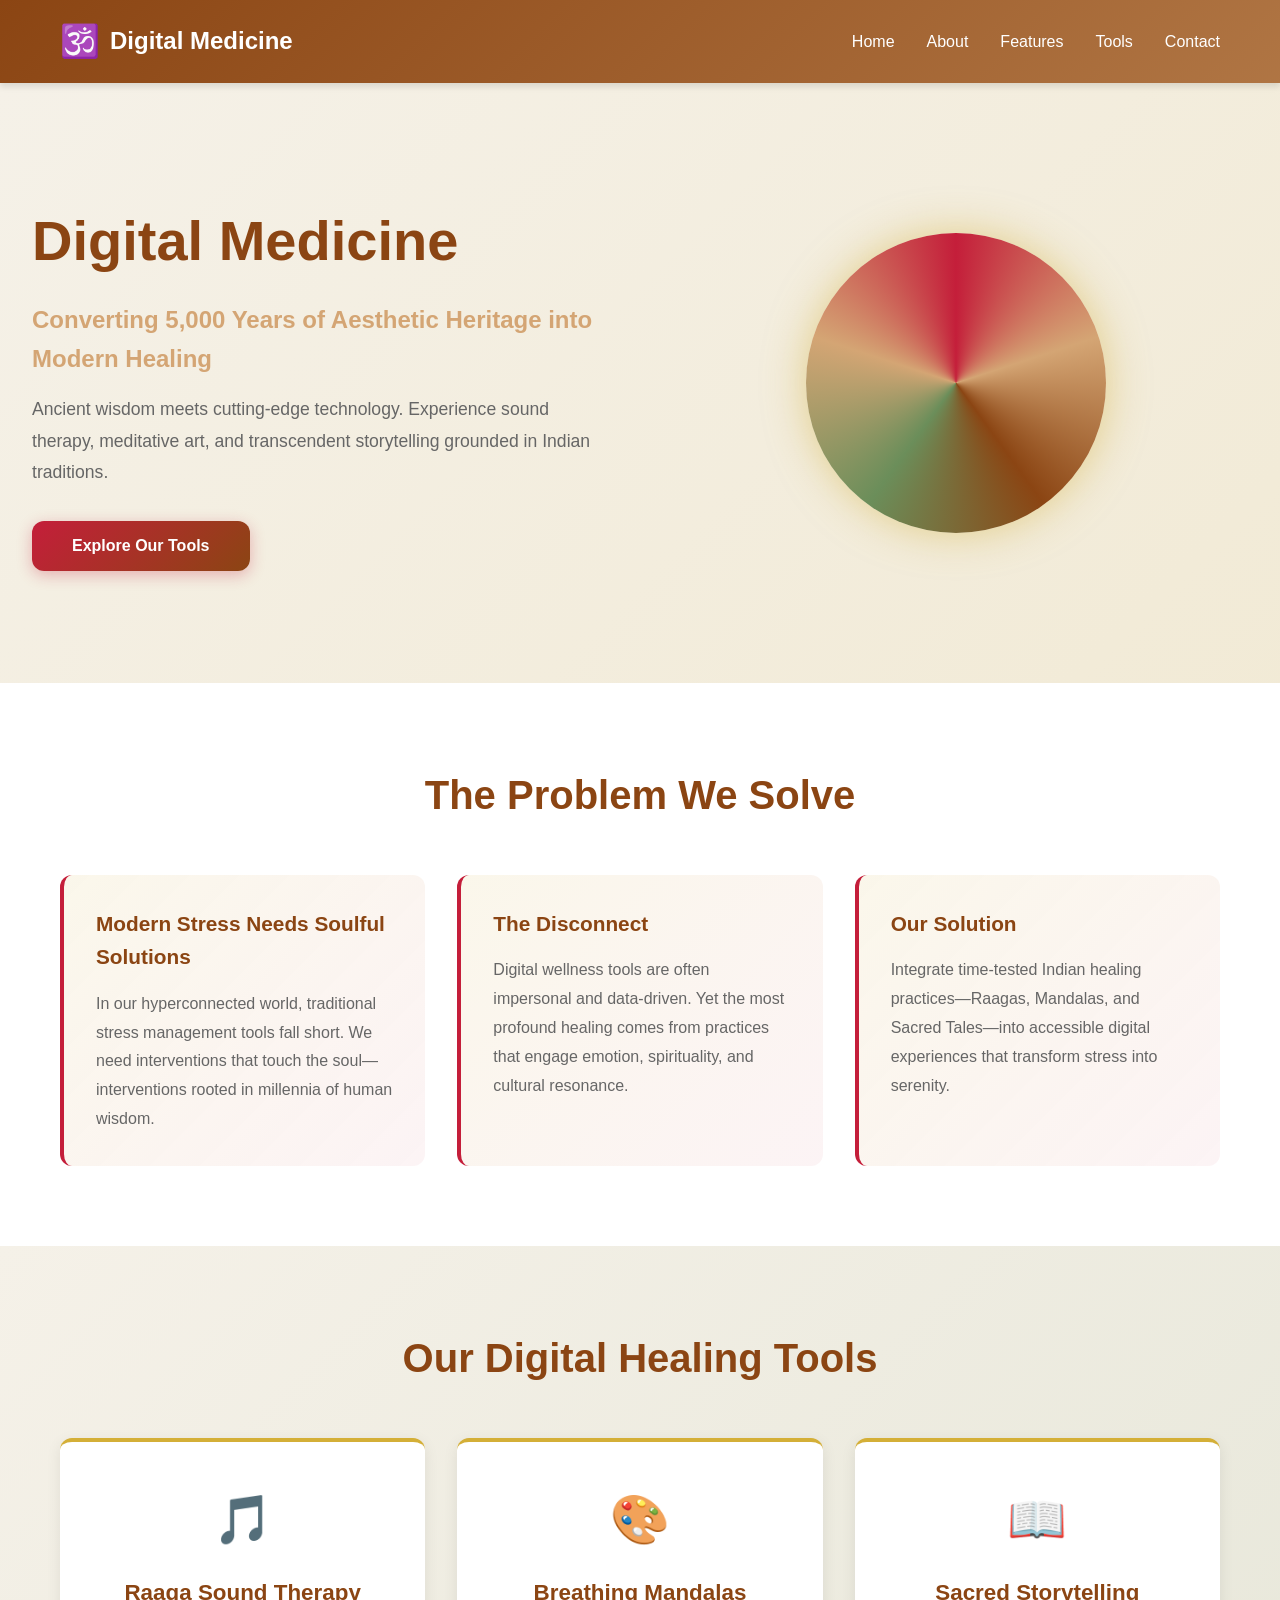
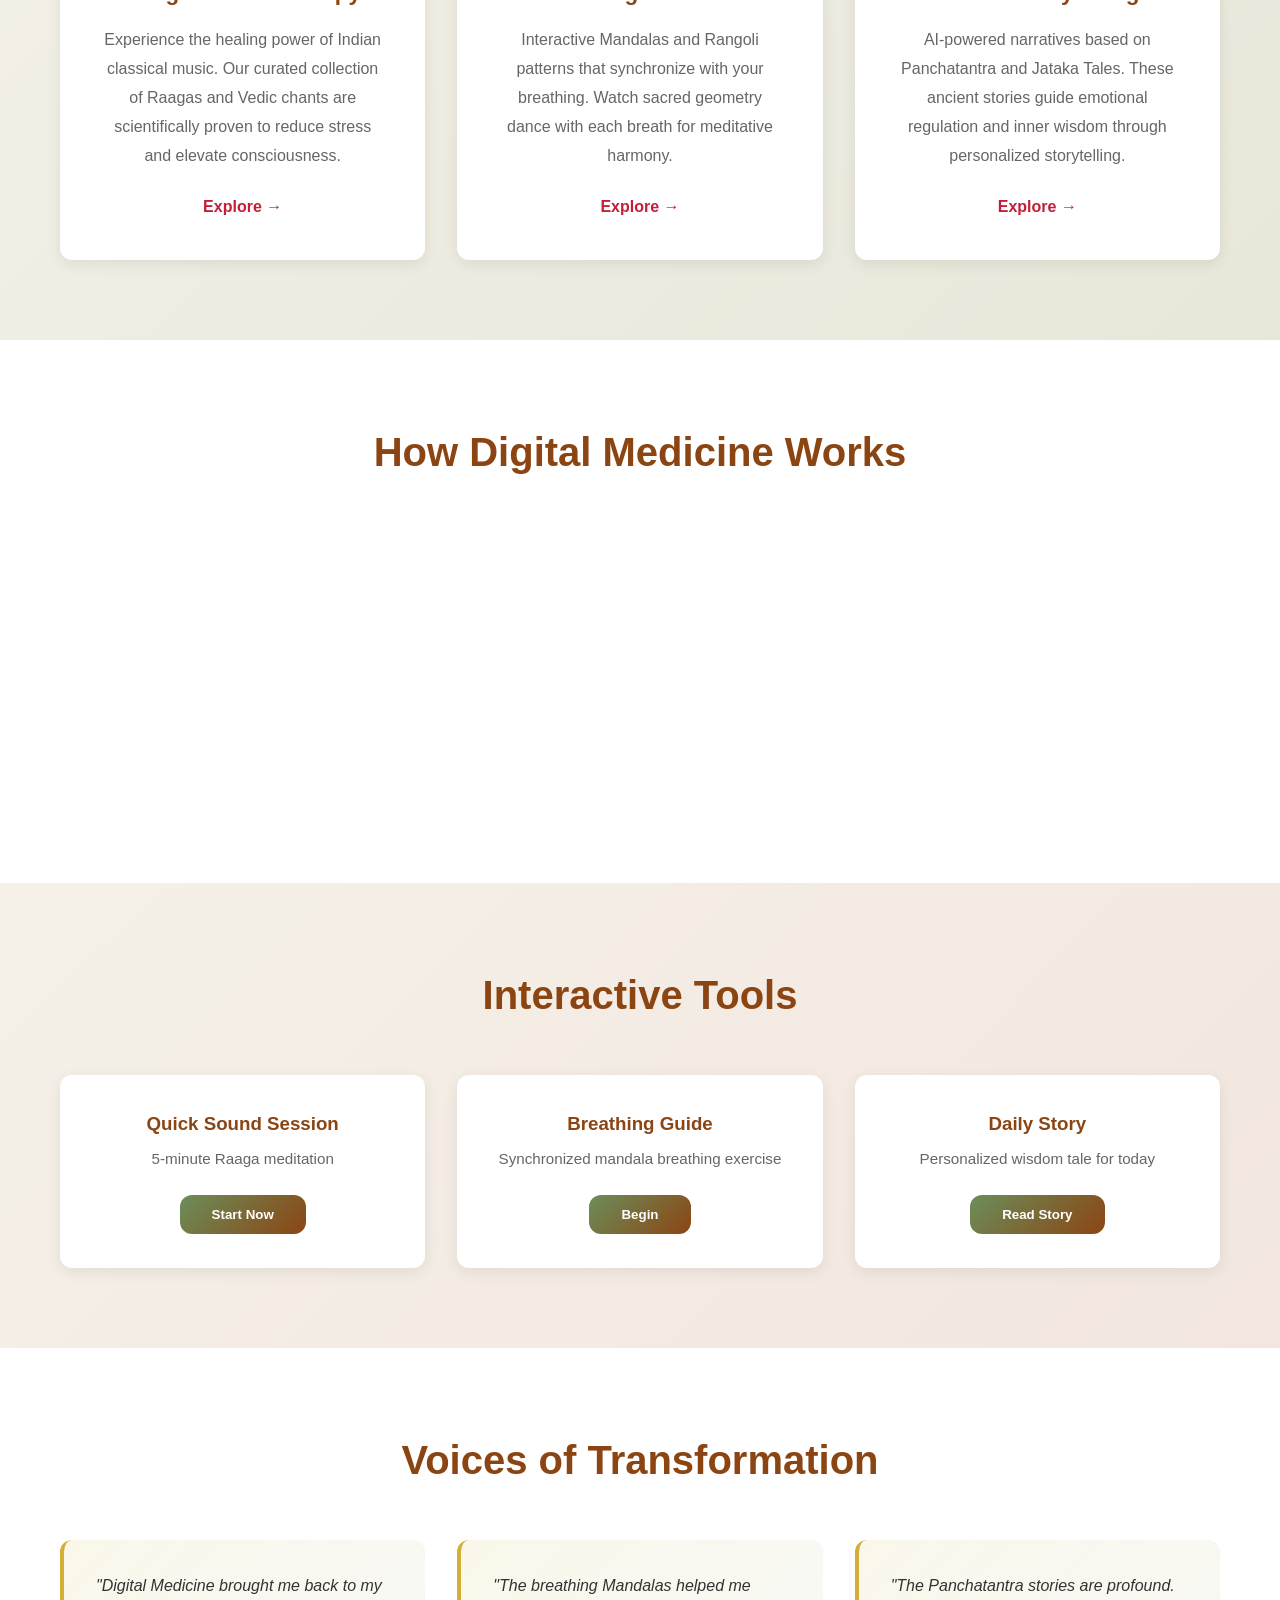
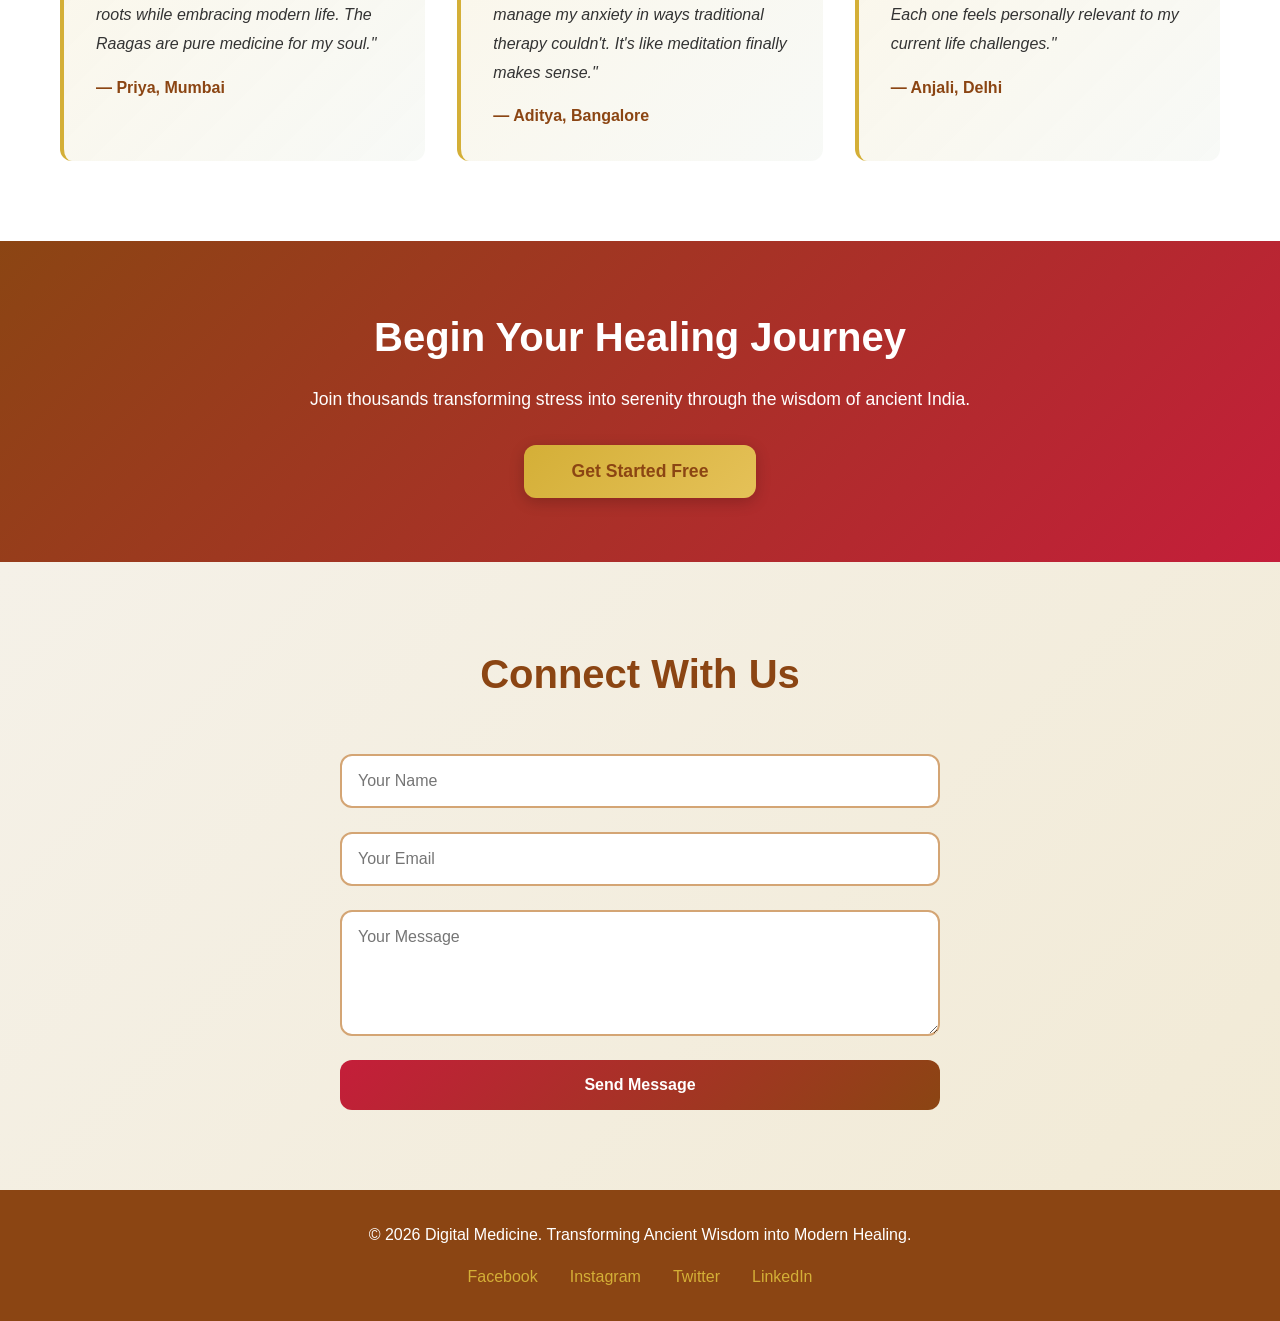
<file: Solfinders-main/index.html>
<!DOCTYPE html>
<html lang="en">
<head>
    <meta charset="UTF-8">
    <meta name="viewport" content="width=device-width, initial-scale=1.0">
    <title>Digital Medicine - Ancient Wisdom, Modern Healing</title>
    <link rel="stylesheet" href="css/style.css">
    <link rel="stylesheet" href="css/animations.css">
</head>
<body>
    <!-- Navigation -->
    <nav class="navbar">
        <div class="nav-container">
            <div class="logo">
                <span class="logo-icon">🕉️</span>
                <span class="logo-text">Digital Medicine</span>
            </div>
            <ul class="nav-menu">
                <li><a href="#home" class="nav-link">Home</a></li>
                <li><a href="#about" class="nav-link">About</a></li>
                <li><a href="#features" class="nav-link">Features</a></li>
                <li><a href="#tools" class="nav-link">Tools</a></li>
                <li><a href="#contact" class="nav-link">Contact</a></li>
            </ul>
            <div class="hamburger">
                <span></span>
                <span></span>
                <span></span>
            </div>
        </div>
    </nav>

    <!-- Hero Section -->
    <section id="home" class="hero">
        <div class="hero-content">
            <h1 class="hero-title">Digital Medicine</h1>
            <p class="hero-subtitle">Converting 5,000 Years of Aesthetic Heritage into Modern Healing</p>
            <p class="hero-description">Ancient wisdom meets cutting-edge technology. Experience sound therapy, meditative art, and transcendent storytelling grounded in Indian traditions.</p>
            <button class="cta-button" onclick="document.querySelector('#features').scrollIntoView({behavior: 'smooth'})">Explore Our Tools</button>
        </div>
        <div class="hero-visual">
            <div class="mandala-preview"></div>
        </div>
    </section>

    <!-- Problem Statement -->
    <section id="about" class="problem-section">
        <div class="container">
            <h2>The Problem We Solve</h2>
            <div class="problem-content">
                <div class="problem-card">
                    <h3>Modern Stress Needs Soulful Solutions</h3>
                    <p>In our hyperconnected world, traditional stress management tools fall short. We need interventions that touch the soul—interventions rooted in millennia of human wisdom.</p>
                </div>
                <div class="problem-card">
                    <h3>The Disconnect</h3>
                    <p>Digital wellness tools are often impersonal and data-driven. Yet the most profound healing comes from practices that engage emotion, spirituality, and cultural resonance.</p>
                </div>
                <div class="problem-card">
                    <h3>Our Solution</h3>
                    <p>Integrate time-tested Indian healing practices—Raagas, Mandalas, and Sacred Tales—into accessible digital experiences that transform stress into serenity.</p>
                </div>
            </div>
        </div>
    </section>

    <!-- Features Overview -->
    <section id="features" class="features">
        <div class="container">
            <h2>Our Digital Healing Tools</h2>
            <div class="features-grid">
                <!-- Feature 1: Sound Therapy -->
                <div class="feature-card">
                    <div class="feature-icon">🎵</div>
                    <h3>Raaga Sound Therapy</h3>
                    <p>Experience the healing power of Indian classical music. Our curated collection of Raagas and Vedic chants are scientifically proven to reduce stress and elevate consciousness.</p>
                    <a href="raaga-therapy.html" class="feature-link">Explore →</a>
                </div>

                <!-- Feature 2: Digital Mandalas -->
                <div class="feature-card">
                    <div class="feature-icon">🎨</div>
                    <h3>Breathing Mandalas</h3>
                    <p>Interactive Mandalas and Rangoli patterns that synchronize with your breathing. Watch sacred geometry dance with each breath for meditative harmony.</p>
                    <a href="mandala-tools.html" class="feature-link">Explore →</a>
                </div>

                <!-- Feature 3: AI Storytelling -->
                <div class="feature-card">
                    <div class="feature-icon">📖</div>
                    <h3>Sacred Storytelling</h3>
                    <p>AI-powered narratives based on Panchatantra and Jataka Tales. These ancient stories guide emotional regulation and inner wisdom through personalized storytelling.</p>
                    <a href="storytelling.html" class="feature-link">Explore →</a>
                </div>
            </div>
        </div>
    </section>

    <!-- How It Works -->
    <section class="how-it-works">
        <div class="container">
            <h2>How Digital Medicine Works</h2>
            <div class="steps">
                <div class="step">
                    <div class="step-number">1</div>
                    <h3>Choose Your Path</h3>
                    <p>Select from sound therapy, meditative art, or storytelling based on your current emotional state.</p>
                </div>
                <div class="step">
                    <div class="step-number">2</div>
                    <h3>Engage Mindfully</h3>
                    <p>Immerse yourself in our interactive tools designed to calm the nervous system.</p>
                </div>
                <div class="step">
                    <div class="step-number">3</div>
                    <h3>Track Your Healing</h3>
                    <p>Monitor your stress levels and emotional progress through our built-in wellness tracker.</p>
                </div>
                <div class="step">
                    <div class="step-number">4</div>
                    <h3>Build Your Practice</h3>
                    <p>Create personalized healing routines that fit seamlessly into your daily life.</p>
                </div>
            </div>
        </div>
    </section>

    <!-- Tools Section -->
    <section id="tools" class="tools-section">
        <div class="container">
            <h2>Interactive Tools</h2>
            <div class="tools-grid">
                <div class="tool-card">
                    <h3>Quick Sound Session</h3>
                    <p>5-minute Raaga meditation</p>
                    <button class="tool-button" onclick="playQuickSession()">Start Now</button>
                </div>
                <div class="tool-card">
                    <h3>Breathing Guide</h3>
                    <p>Synchronized mandala breathing exercise</p>
                    <button class="tool-button" onclick="startBreathingExercise()">Begin</button>
                </div>
                <div class="tool-card">
                    <h3>Daily Story</h3>
                    <p>Personalized wisdom tale for today</p>
                    <button class="tool-button" onclick="getRandomStory()">Read Story</button>
                </div>
            </div>
        </div>
    </section>

    <!-- Testimonials -->
    <section class="testimonials">
        <div class="container">
            <h2>Voices of Transformation</h2>
            <div class="testimonials-grid">
                <div class="testimonial-card">
                    <p class="testimonial-text">"Digital Medicine brought me back to my roots while embracing modern life. The Raagas are pure medicine for my soul."</p>
                    <p class="testimonial-author">— Priya, Mumbai</p>
                </div>
                <div class="testimonial-card">
                    <p class="testimonial-text">"The breathing Mandalas helped me manage my anxiety in ways traditional therapy couldn't. It's like meditation finally makes sense."</p>
                    <p class="testimonial-author">— Aditya, Bangalore</p>
                </div>
                <div class="testimonial-card">
                    <p class="testimonial-text">"The Panchatantra stories are profound. Each one feels personally relevant to my current life challenges."</p>
                    <p class="testimonial-author">— Anjali, Delhi</p>
                </div>
            </div>
        </div>
    </section>

    <!-- Call to Action -->
    <section class="cta-section">
        <div class="container">
            <h2>Begin Your Healing Journey</h2>
            <p>Join thousands transforming stress into serenity through the wisdom of ancient India.</p>
            <button class="cta-button-large" onclick="document.querySelector('#contact').scrollIntoView({behavior: 'smooth'})">Get Started Free</button>
        </div>
    </section>

    <!-- Contact Section -->
    <section id="contact" class="contact-section">
        <div class="container">
            <h2>Connect With Us</h2>
            <form class="contact-form" onsubmit="handleContactSubmit(event)">
                <input type="text" placeholder="Your Name" required>
                <input type="email" placeholder="Your Email" required>
                <textarea placeholder="Your Message" rows="5" required></textarea>
                <button type="submit" class="submit-button">Send Message</button>
            </form>
        </div>
    </section>

    <!-- Footer -->
    <footer class="footer">
        <div class="container">
            <p>&copy; 2026 Digital Medicine. Transforming Ancient Wisdom into Modern Healing.</p>
            <div class="social-links">
                <a href="#" class="social-link">Facebook</a>
                <a href="#" class="social-link">Instagram</a>
                <a href="#" class="social-link">Twitter</a>
                <a href="#" class="social-link">LinkedIn</a>
            </div>
        </div>
    </footer>

    <!-- Modal for Quick Sessions -->
    <div id="sessionModal" class="modal">
        <div class="modal-content">
            <span class="close" onclick="closeModal()">&times;</span>
            <div id="modalBody"></div>
        </div>
    </div>

    <script src="js/script.js"></script>
</body>
</html>
</file>
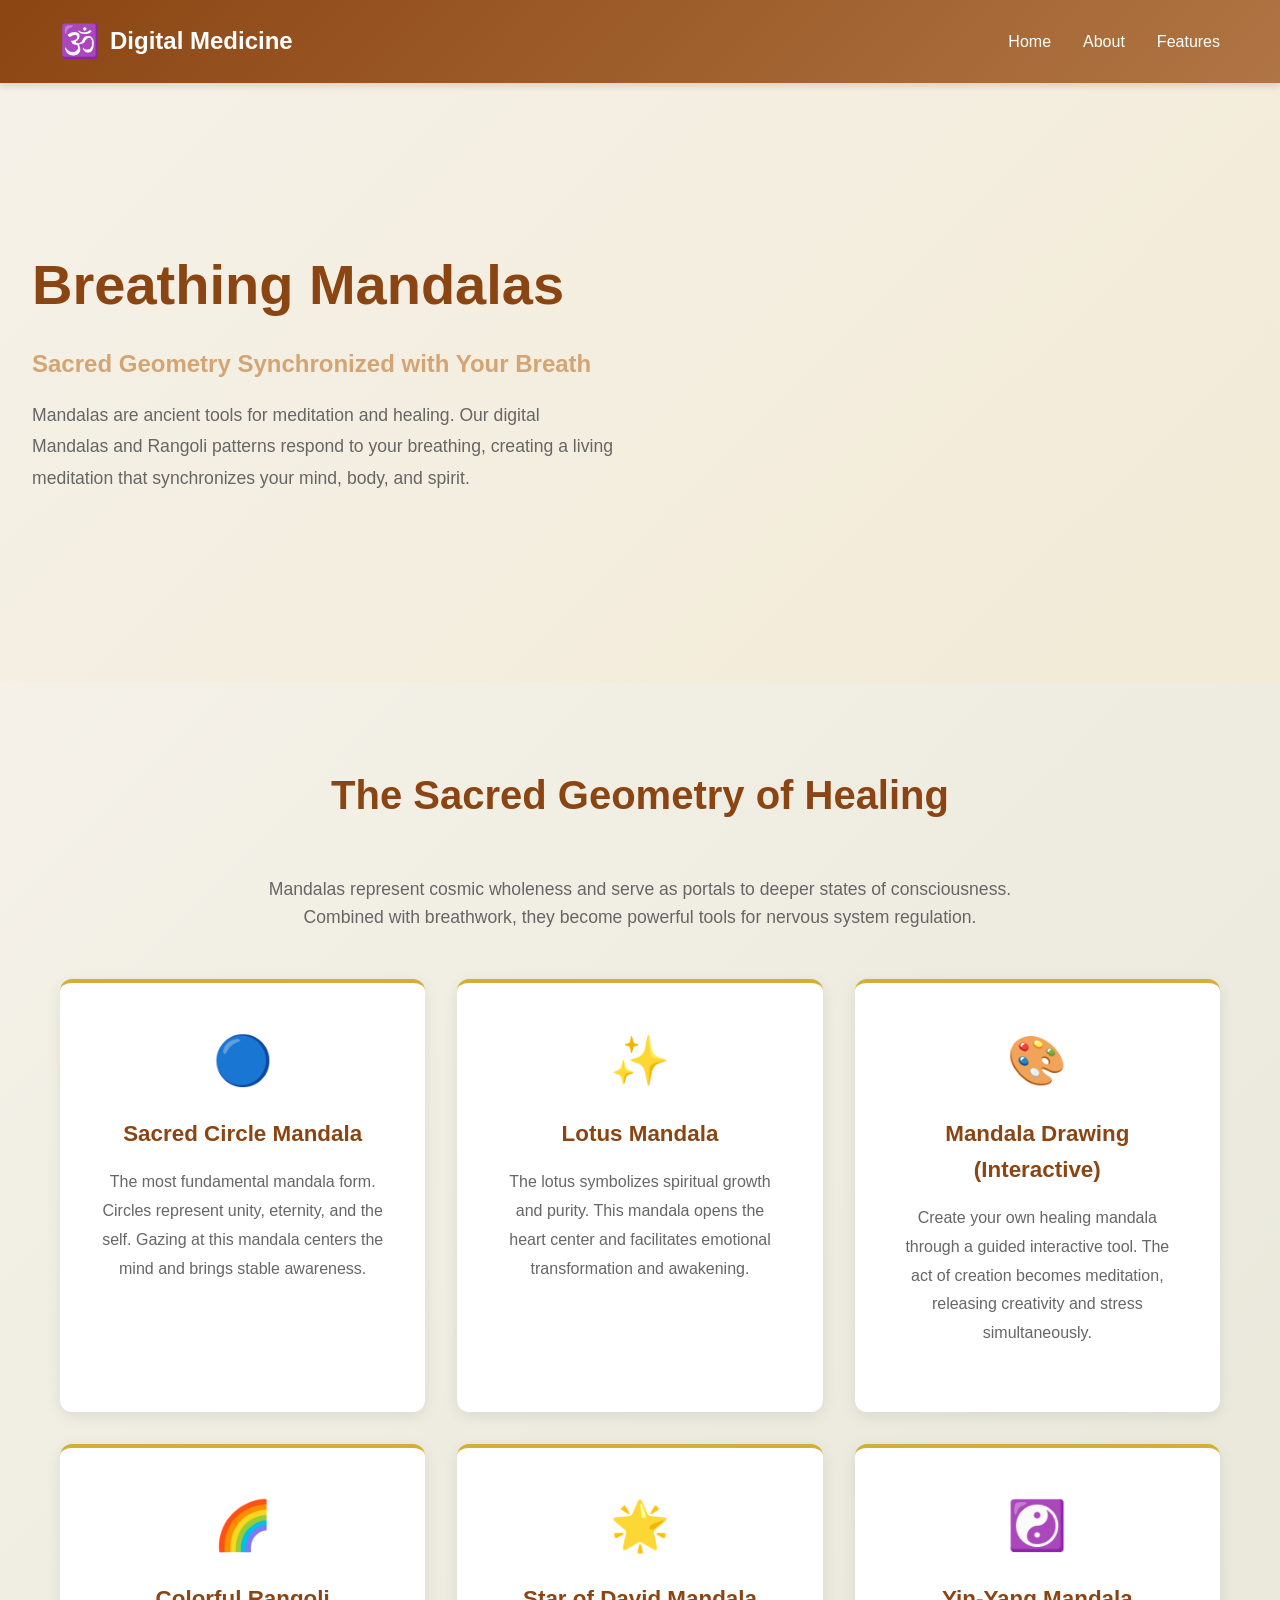
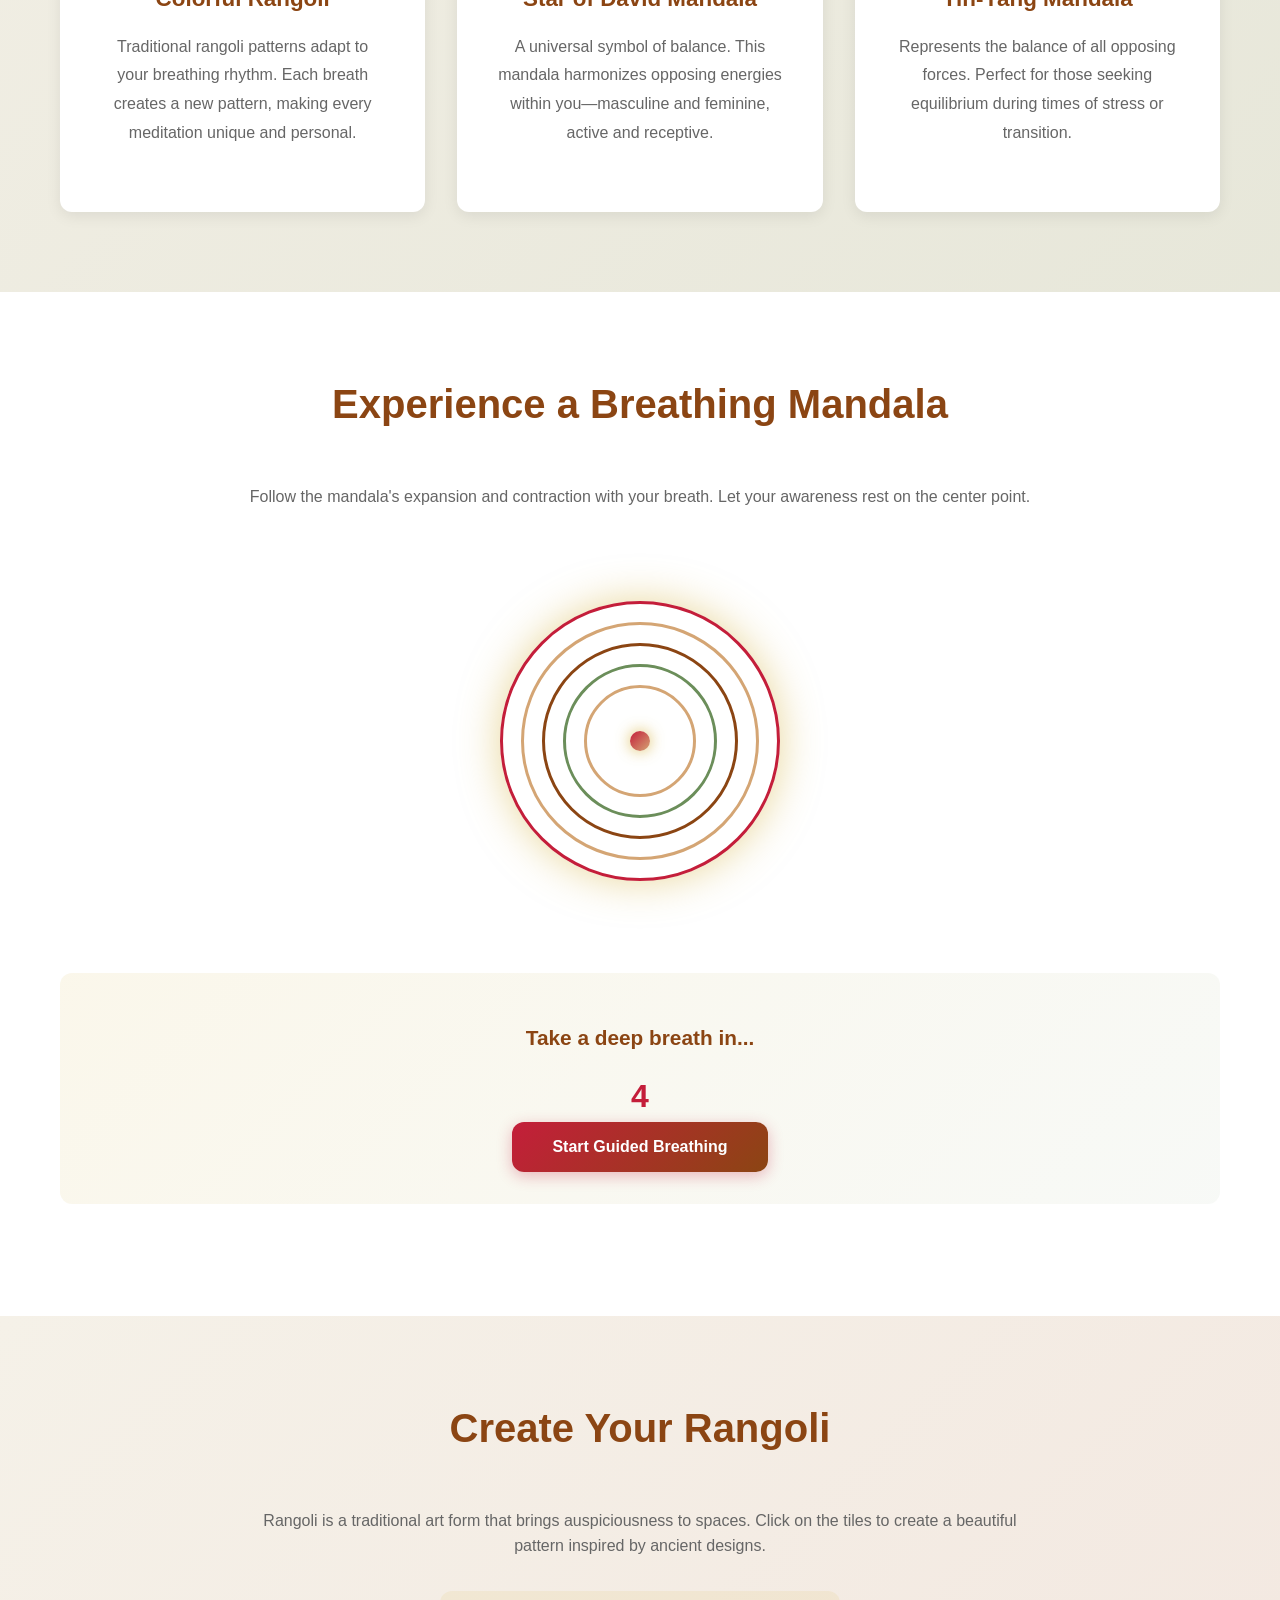
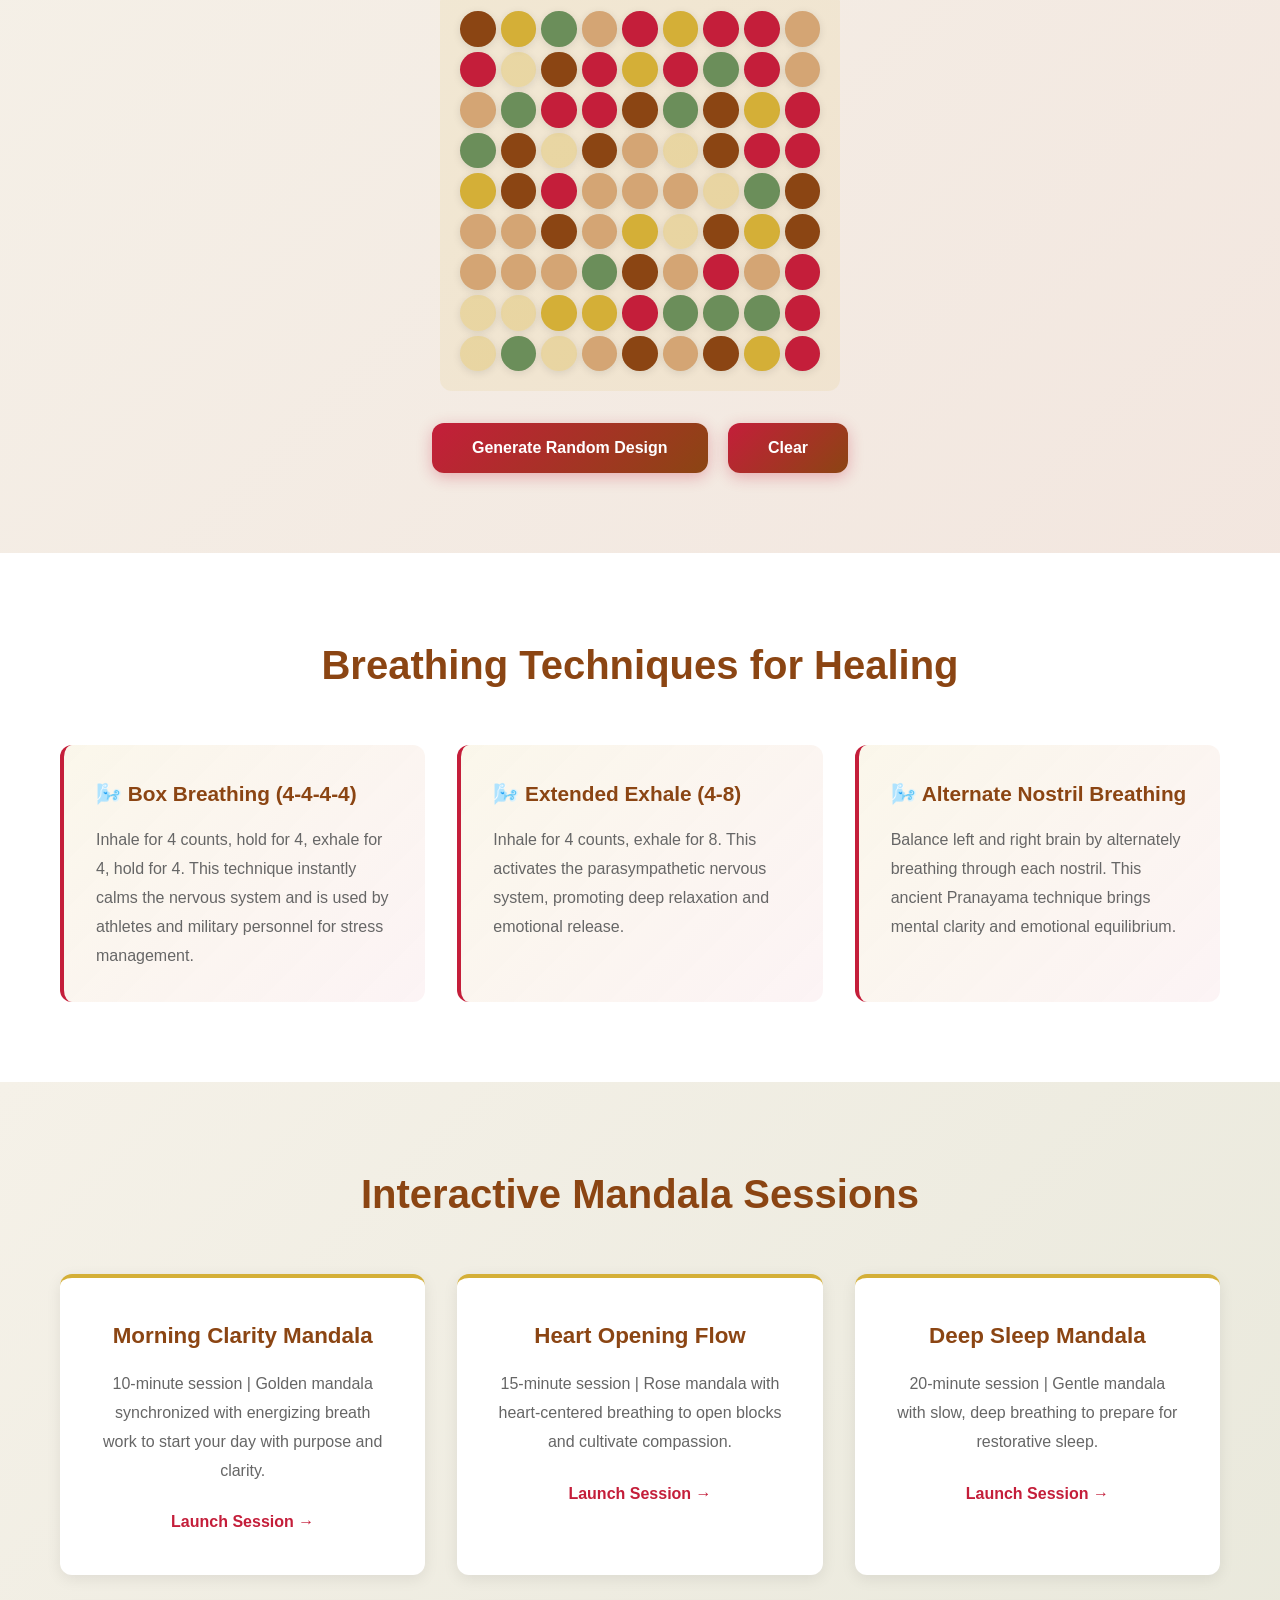
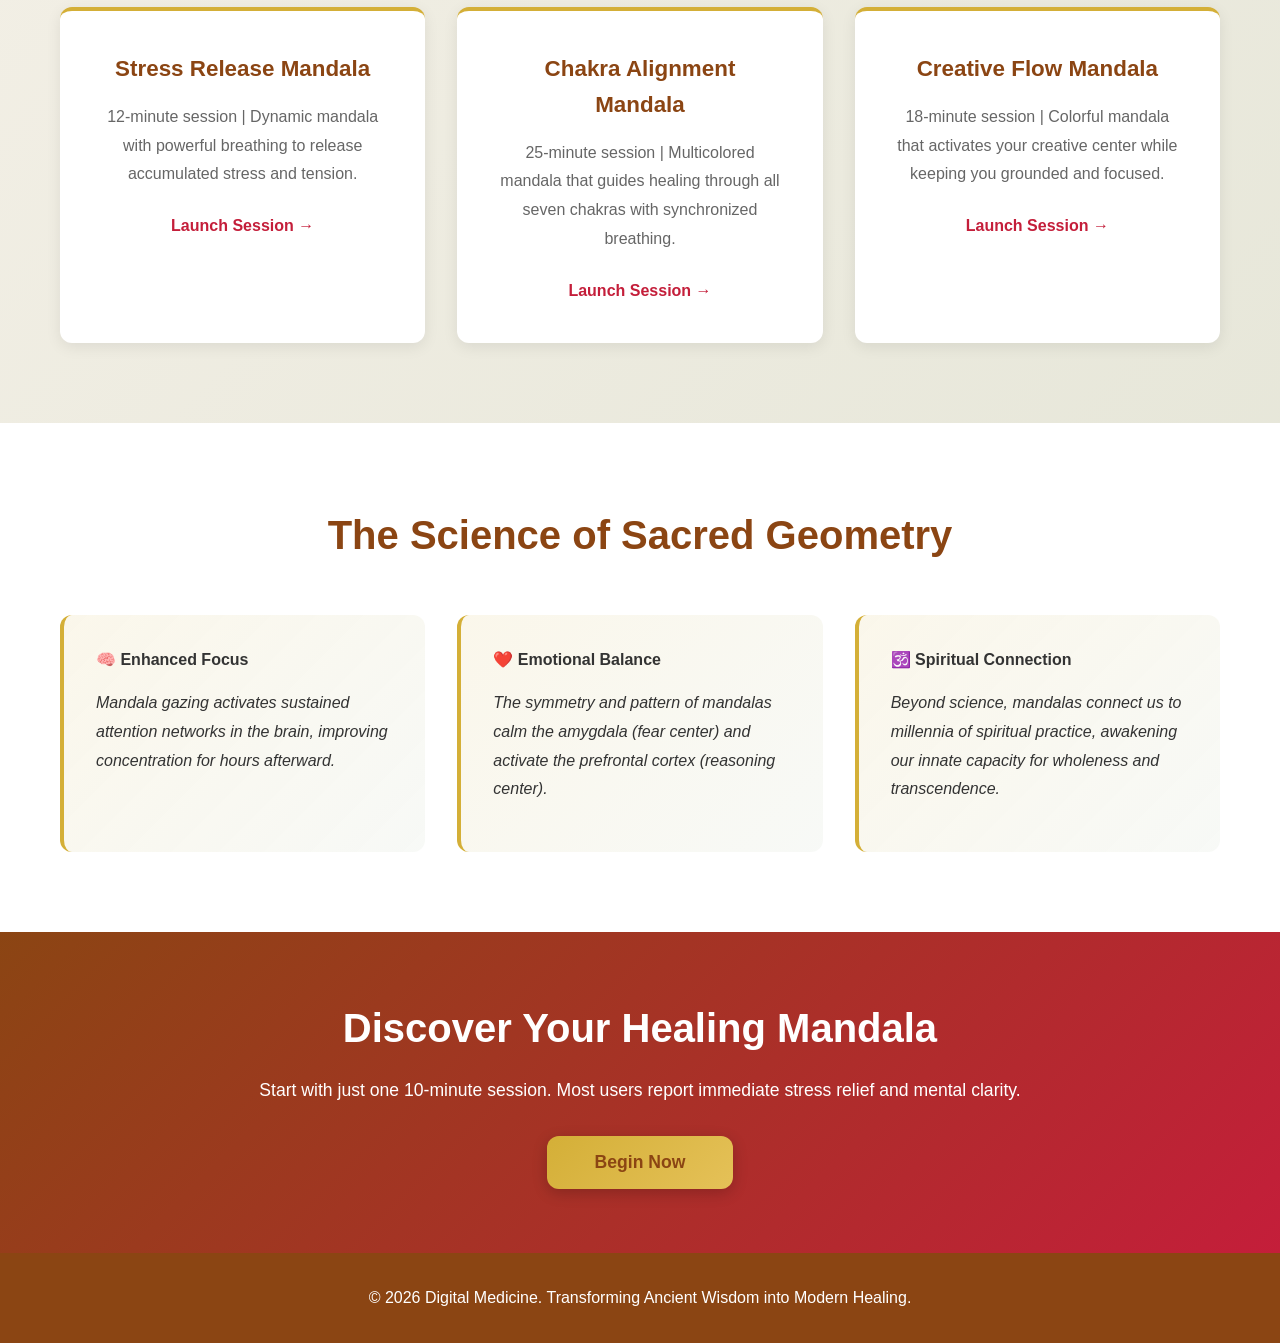
<file: Solfinders-main/mandala-tools.html>
<!DOCTYPE html>
<html lang="en">
<head>
    <meta charset="UTF-8">
    <meta name="viewport" content="width=device-width, initial-scale=1.0">
    <title>Breathing Mandalas - Digital Medicine</title>
    <link rel="stylesheet" href="css/style.css">
    <link rel="stylesheet" href="css/animations.css">
    <style>
        .mandala-container {
            display: flex;
            justify-content: center;
            align-items: center;
            margin: 2rem 0;
            position: relative;
            min-height: 400px;
        }

        .mandala-circle {
            width: 280px;
            height: 280px;
            border-radius: 50%;
            position: relative;
            box-shadow: 0 0 40px rgba(212, 175, 55, 0.5);
        }

        .mandala-layer {
            position: absolute;
            border-radius: 50%;
            top: 50%;
            left: 50%;
            transform: translate(-50%, -50%);
            border: 3px solid;
        }

        .mandala-layer:nth-child(1) {
            width: 100%;
            height: 100%;
            border-color: #C41E3A;
        }

        .mandala-layer:nth-child(2) {
            width: 85%;
            height: 85%;
            border-color: #D4A574;
        }

        .mandala-layer:nth-child(3) {
            width: 70%;
            height: 70%;
            border-color: #8B4513;
        }

        .mandala-layer:nth-child(4) {
            width: 55%;
            height: 55%;
            border-color: #6B8E5A;
        }

        .mandala-layer:nth-child(5) {
            width: 40%;
            height: 40%;
            border-color: #D4A574;
        }

        .center-dot {
            position: absolute;
            width: 20px;
            height: 20px;
            background: linear-gradient(135deg, #C41E3A, #D4A574);
            border-radius: 50%;
            top: 50%;
            left: 50%;
            transform: translate(-50%, -50%);
            z-index: 10;
            box-shadow: 0 0 15px rgba(212, 175, 55, 0.8);
        }

        .breathing-mandala-animated {
            animation: breatheSync 6s infinite;
        }

        .rangoli-canvas {
            display: grid;
            grid-template-columns: repeat(9, 1fr);
            gap: 5px;
            max-width: 400px;
            margin: 0 auto;
            padding: 20px;
            background: rgba(212, 175, 55, 0.1);
            border-radius: 12px;
        }

        .rangoli-tile {
            aspect-ratio: 1;
            border-radius: 50%;
            cursor: pointer;
            transition: all 0.3s ease;
            background: linear-gradient(135deg, #D4A574, #C41E3A);
            box-shadow: 0 2px 8px rgba(0, 0, 0, 0.1);
        }

        .rangoli-tile:hover {
            transform: scale(1.1);
            box-shadow: 0 4px 15px rgba(212, 175, 55, 0.5);
        }

        .breathing-guide {
            background: linear-gradient(135deg, rgba(212, 175, 55, 0.1) 0%, rgba(107, 142, 90, 0.05) 100%);
            padding: 2rem;
            border-radius: 12px;
            text-align: center;
            margin: 2rem 0;
        }

        .breath-phase {
            font-size: 1.3rem;
            color: var(--primary-color);
            font-weight: 600;
            margin: 1rem 0;
            min-height: 30px;
        }

        .breath-counter {
            font-size: 2rem;
            color: var(--accent-color);
            font-weight: bold;
        }
    </style>
</head>
<body>
    <!-- Navigation -->
    <nav class="navbar">
        <div class="nav-container">
            <div class="logo">
                <span class="logo-icon">🕉️</span>
                <span class="logo-text">Digital Medicine</span>
            </div>
            <ul class="nav-menu">
                <li><a href="index.html" class="nav-link">Home</a></li>
                <li><a href="index.html#about" class="nav-link">About</a></li>
                <li><a href="index.html#features" class="nav-link">Features</a></li>
            </ul>
            <div class="hamburger">
                <span></span>
                <span></span>
                <span></span>
            </div>
        </div>
    </nav>

    <!-- Hero Section -->
    <section class="hero">
        <div class="hero-content">
            <h1 class="hero-title">Breathing Mandalas</h1>
            <p class="hero-subtitle">Sacred Geometry Synchronized with Your Breath</p>
            <p class="hero-description">Mandalas are ancient tools for meditation and healing. Our digital Mandalas and Rangoli patterns respond to your breathing, creating a living meditation that synchronizes your mind, body, and spirit.</p>
        </div>
    </section>

    <!-- Understanding Mandalas -->
    <section class="features">
        <div class="container">
            <h2>The Sacred Geometry of Healing</h2>
            <p style="text-align: center; max-width: 800px; margin: 0 auto 3rem; font-size: 1.1rem; color: var(--text-light);">
                Mandalas represent cosmic wholeness and serve as portals to deeper states of consciousness. Combined with breathwork, they become powerful tools for nervous system regulation.
            </p>
            <div class="features-grid">
                <div class="feature-card">
                    <div class="feature-icon">🔵</div>
                    <h3>Sacred Circle Mandala</h3>
                    <p>The most fundamental mandala form. Circles represent unity, eternity, and the self. Gazing at this mandala centers the mind and brings stable awareness.</p>
                </div>

                <div class="feature-card">
                    <div class="feature-icon">✨</div>
                    <h3>Lotus Mandala</h3>
                    <p>The lotus symbolizes spiritual growth and purity. This mandala opens the heart center and facilitates emotional transformation and awakening.</p>
                </div>

                <div class="feature-card">
                    <div class="feature-icon">🎨</div>
                    <h3>Mandala Drawing (Interactive)</h3>
                    <p>Create your own healing mandala through a guided interactive tool. The act of creation becomes meditation, releasing creativity and stress simultaneously.</p>
                </div>

                <div class="feature-card">
                    <div class="feature-icon">🌈</div>
                    <h3>Colorful Rangoli</h3>
                    <p>Traditional rangoli patterns adapt to your breathing rhythm. Each breath creates a new pattern, making every meditation unique and personal.</p>
                </div>

                <div class="feature-card">
                    <div class="feature-icon">🌟</div>
                    <h3>Star of David Mandala</h3>
                    <p>A universal symbol of balance. This mandala harmonizes opposing energies within you—masculine and feminine, active and receptive.</p>
                </div>

                <div class="feature-card">
                    <div class="feature-icon">☯️</div>
                    <h3>Yin-Yang Mandala</h3>
                    <p>Represents the balance of all opposing forces. Perfect for those seeking equilibrium during times of stress or transition.</p>
                </div>
            </div>
        </div>
    </section>

    <!-- Interactive Mandala Demo -->
    <section class="how-it-works">
        <div class="container">
            <h2>Experience a Breathing Mandala</h2>
            <p style="text-align: center; color: var(--text-light); margin-bottom: 2rem;">Follow the mandala's expansion and contraction with your breath. Let your awareness rest on the center point.</p>
            
            <div class="mandala-container">
                <div class="mandala-circle breathing-mandala-animated">
                    <div class="mandala-layer"></div>
                    <div class="mandala-layer"></div>
                    <div class="mandala-layer"></div>
                    <div class="mandala-layer"></div>
                    <div class="mandala-layer"></div>
                    <div class="center-dot"></div>
                </div>
            </div>

            <div class="breathing-guide">
                <p class="breath-phase" id="breathPhase">Take a deep breath in...</p>
                <p class="breath-counter" id="breathCounter">4</p>
                <button class="cta-button" onclick="startBreathingGuidance()">Start Guided Breathing</button>
            </div>
        </div>
    </section>

    <!-- Rangoli Creation Tool -->
    <section class="tools-section">
        <div class="container">
            <h2>Create Your Rangoli</h2>
            <p style="text-align: center; max-width: 800px; margin: 0 auto 2rem; color: var(--text-light);">
                Rangoli is a traditional art form that brings auspiciousness to spaces. Click on the tiles to create a beautiful pattern inspired by ancient designs.
            </p>
            
            <div class="rangoli-canvas" id="rangoli">
                <!-- Will be populated by JavaScript -->
            </div>
            
            <div style="text-align: center; margin-top: 2rem;">
                <button class="cta-button" onclick="generateRangoli()">Generate Random Design</button>
                <button class="cta-button" style="margin-left: 1rem;" onclick="clearRangoli()">Clear</button>
            </div>
        </div>
    </section>

    <!-- Breathing Techniques -->
    <section class="problem-section">
        <div class="container">
            <h2>Breathing Techniques for Healing</h2>
            <div class="problem-content">
                <div class="problem-card">
                    <h3>🌬️ Box Breathing (4-4-4-4)</h3>
                    <p>Inhale for 4 counts, hold for 4, exhale for 4, hold for 4. This technique instantly calms the nervous system and is used by athletes and military personnel for stress management.</p>
                </div>
                <div class="problem-card">
                    <h3>🌬️ Extended Exhale (4-8)</h3>
                    <p>Inhale for 4 counts, exhale for 8. This activates the parasympathetic nervous system, promoting deep relaxation and emotional release.</p>
                </div>
                <div class="problem-card">
                    <h3>🌬️ Alternate Nostril Breathing</h3>
                    <p>Balance left and right brain by alternately breathing through each nostril. This ancient Pranayama technique brings mental clarity and emotional equilibrium.</p>
                </div>
            </div>
        </div>
    </section>

    <!-- Tools & Meditations -->
    <section class="features">
        <div class="container">
            <h2>Interactive Mandala Sessions</h2>
            <div class="features-grid">
                <div class="feature-card">
                    <h3>Morning Clarity Mandala</h3>
                    <p>10-minute session | Golden mandala synchronized with energizing breath work to start your day with purpose and clarity.</p>
                    <button class="feature-link" style="background: none; border: none; font-size: 1rem; padding: 0; cursor: pointer;" onclick="startMandalaSession('Morning Clarity')">Launch Session →</button>
                </div>

                <div class="feature-card">
                    <h3>Heart Opening Flow</h3>
                    <p>15-minute session | Rose mandala with heart-centered breathing to open blocks and cultivate compassion.</p>
                    <button class="feature-link" style="background: none; border: none; font-size: 1rem; padding: 0; cursor: pointer;" onclick="startMandalaSession('Heart Opening')">Launch Session →</button>
                </div>

                <div class="feature-card">
                    <h3>Deep Sleep Mandala</h3>
                    <p>20-minute session | Gentle mandala with slow, deep breathing to prepare for restorative sleep.</p>
                    <button class="feature-link" style="background: none; border: none; font-size: 1rem; padding: 0; cursor: pointer;" onclick="startMandalaSession('Deep Sleep')">Launch Session →</button>
                </div>

                <div class="feature-card">
                    <h3>Stress Release Mandala</h3>
                    <p>12-minute session | Dynamic mandala with powerful breathing to release accumulated stress and tension.</p>
                    <button class="feature-link" style="background: none; border: none; font-size: 1rem; padding: 0; cursor: pointer;" onclick="startMandalaSession('Stress Release')">Launch Session →</button>
                </div>

                <div class="feature-card">
                    <h3>Chakra Alignment Mandala</h3>
                    <p>25-minute session | Multicolored mandala that guides healing through all seven chakras with synchronized breathing.</p>
                    <button class="feature-link" style="background: none; border: none; font-size: 1rem; padding: 0; cursor: pointer;" onclick="startMandalaSession('Chakra Alignment')">Launch Session →</button>
                </div>

                <div class="feature-card">
                    <h3>Creative Flow Mandala</h3>
                    <p>18-minute session | Colorful mandala that activates your creative center while keeping you grounded and focused.</p>
                    <button class="feature-link" style="background: none; border: none; font-size: 1rem; padding: 0; cursor: pointer;" onclick="startMandalaSession('Creative Flow')">Launch Session →</button>
                </div>
            </div>
        </div>
    </section>

    <!-- Benefits -->
    <section class="testimonials">
        <div class="container">
            <h2>The Science of Sacred Geometry</h2>
            <div class="testimonials-grid">
                <div class="testimonial-card">
                    <p style="margin-bottom: 1rem;"><strong>🧠 Enhanced Focus</strong></p>
                    <p class="testimonial-text">Mandala gazing activates sustained attention networks in the brain, improving concentration for hours afterward.</p>
                </div>
                <div class="testimonial-card">
                    <p style="margin-bottom: 1rem;"><strong>❤️ Emotional Balance</strong></p>
                    <p class="testimonial-text">The symmetry and pattern of mandalas calm the amygdala (fear center) and activate the prefrontal cortex (reasoning center).</p>
                </div>
                <div class="testimonial-card">
                    <p style="margin-bottom: 1rem;"><strong>🕉️ Spiritual Connection</strong></p>
                    <p class="testimonial-text">Beyond science, mandalas connect us to millennia of spiritual practice, awakening our innate capacity for wholeness and transcendence.</p>
                </div>
            </div>
        </div>
    </section>

    <!-- CTA -->
    <section class="cta-section">
        <div class="container">
            <h2>Discover Your Healing Mandala</h2>
            <p>Start with just one 10-minute session. Most users report immediate stress relief and mental clarity.</p>
            <button class="cta-button-large" onclick="startMandalaSession('Quick Session')">Begin Now</button>
        </div>
    </section>

    <!-- Footer -->
    <footer class="footer">
        <div class="container">
            <p>&copy; 2026 Digital Medicine. Transforming Ancient Wisdom into Modern Healing.</p>
        </div>
    </footer>

    <!-- Modal -->
    <div id="sessionModal" class="modal">
        <div class="modal-content">
            <span class="close" onclick="closeModal()">&times;</span>
            <div id="modalBody"></div>
        </div>
    </div>

    <script src="js/script.js"></script>
    <script>
        // Initialize Rangoli
        function initRangoli() {
            const canvas = document.getElementById('rangoli');
            canvas.innerHTML = '';
            for (let i = 0; i < 81; i++) {
                const tile = document.createElement('div');
                tile.className = 'rangoli-tile';
                tile.style.background = getRandomColor();
                tile.onclick = function() {
                    this.style.background = getRandomColor();
                };
                canvas.appendChild(tile);
            }
        }

        function getRandomColor() {
            const colors = ['#C41E3A', '#D4A574', '#8B4513', '#6B8E5A', '#D4AF37', 'rgba(212, 175, 55, 0.3)'];
            return colors[Math.floor(Math.random() * colors.length)];
        }

        function generateRangoli() {
            const canvas = document.getElementById('rangoli');
            const tiles = canvas.querySelectorAll('.rangoli-tile');
            tiles.forEach(tile => {
                tile.style.background = getRandomColor();
            });
        }

        function clearRangoli() {
            const canvas = document.getElementById('rangoli');
            const tiles = canvas.querySelectorAll('.rangoli-tile');
            tiles.forEach(tile => {
                tile.style.background = 'rgba(212, 175, 55, 0.3)';
            });
        }

        function startBreathingGuidance() {
            const modal = document.getElementById('sessionModal');
            const modalBody = document.getElementById('modalBody');
            
            const content = `
                <h2>Guided Breathing Session</h2>
                <div id="breathingMandala" style="width: 250px; height: 250px; margin: 20px auto; border-radius: 50%; background: conic-gradient(from 0deg, #C41E3A, #D4A574, #8B4513, #6B8E5A, #D4A574, #C41E3A); box-shadow: 0 0 30px rgba(212, 175, 55, 0.6); animation: breatheSync 6s infinite;"></div>
                <p id="breathingInstruction" style="text-align: center; font-size: 1.2rem; color: var(--primary-color); font-weight: 600; margin: 20px 0;">Take a deep breath in...</p>
                <button onclick="closeModal()" class="tool-button" style="width: 100%;">Finish Session</button>
            `;
            
            modalBody.innerHTML = content;
            modal.style.display = 'block';
            
            let phase = 0;
            const phases = ['Inhale for 4 counts...', 'Hold for 4 counts...', 'Exhale for 4 counts...', 'Hold for 4 counts...'];
            
            const interval = setInterval(() => {
                const instruction = document.getElementById('breathingInstruction');
                if (instruction && modal.style.display !== 'none') {
                    instruction.textContent = phases[phase];
                    phase = (phase + 1) % phases.length;
                } else {
                    clearInterval(interval);
                }
            }, 4000);
        }

        function startMandalaSession(sessionName) {
            const modal = document.getElementById('sessionModal');
            const modalBody = document.getElementById('modalBody');
            
            const content = `
                <h2>${sessionName} Mandala Session</h2>
                <div style="width: 280px; height: 280px; margin: 20px auto; border-radius: 50%; background: conic-gradient(from 0deg, #C41E3A, #D4A574, #8B4513, #6B8E5A, #D4A574, #C41E3A); box-shadow: 0 0 40px rgba(212, 175, 55, 0.6); animation: breatheSync 6s infinite;"></div>
                <p style="text-align: center; color: var(--text-light); margin: 20px 0; font-size: 1.1rem;">Gaze at the mandala's center. Let your breath flow naturally...</p>
                <button onclick="closeModal()" class="tool-button" style="width: 100%;">Exit Session</button>
            `;
            
            modalBody.innerHTML = content;
            modal.style.display = 'block';
        }

        function closeModal() {
            document.getElementById('sessionModal').style.display = 'none';
        }

        window.onclick = function(event) {
            const modal = document.getElementById('sessionModal');
            if (event.target === modal) {
                modal.style.display = 'none';
            }
        }

        // Initialize rangoli on page load
        document.addEventListener('DOMContentLoaded', initRangoli);
    </script>
</body>
</html>
</file>
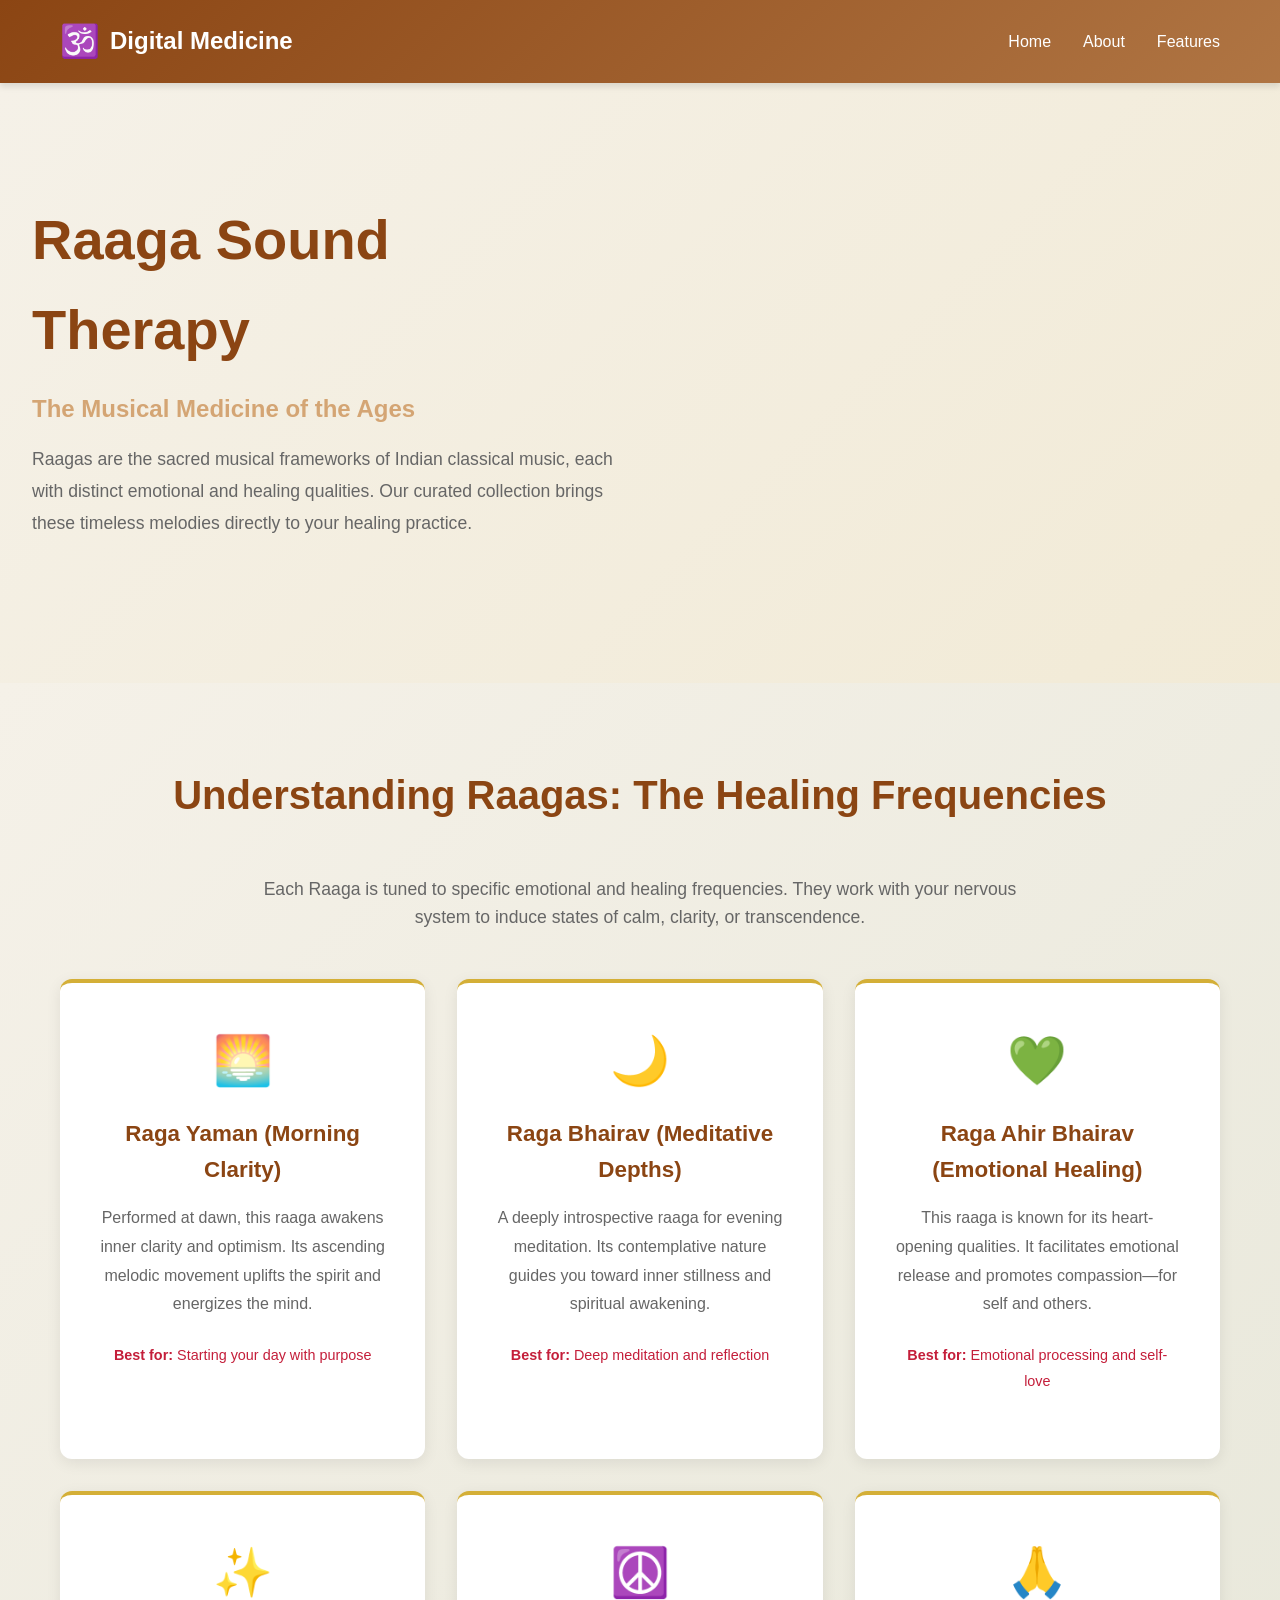
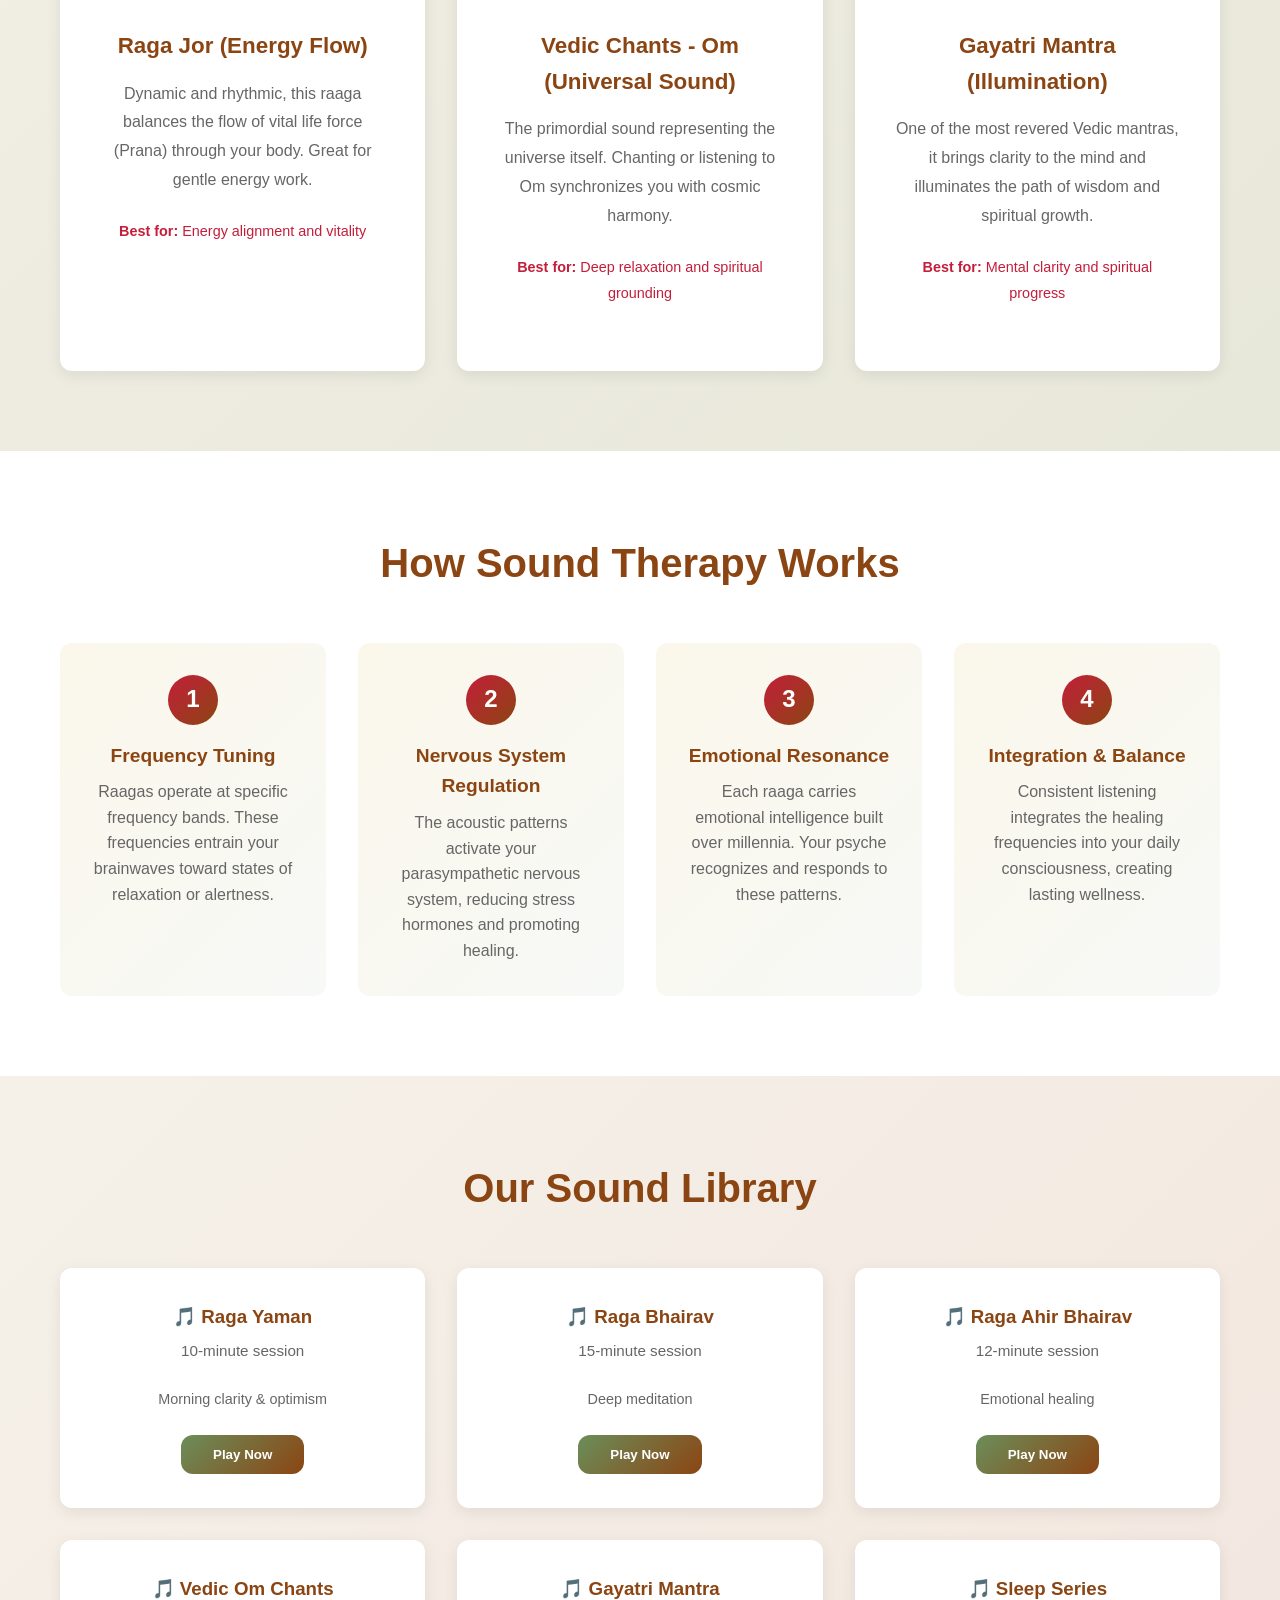
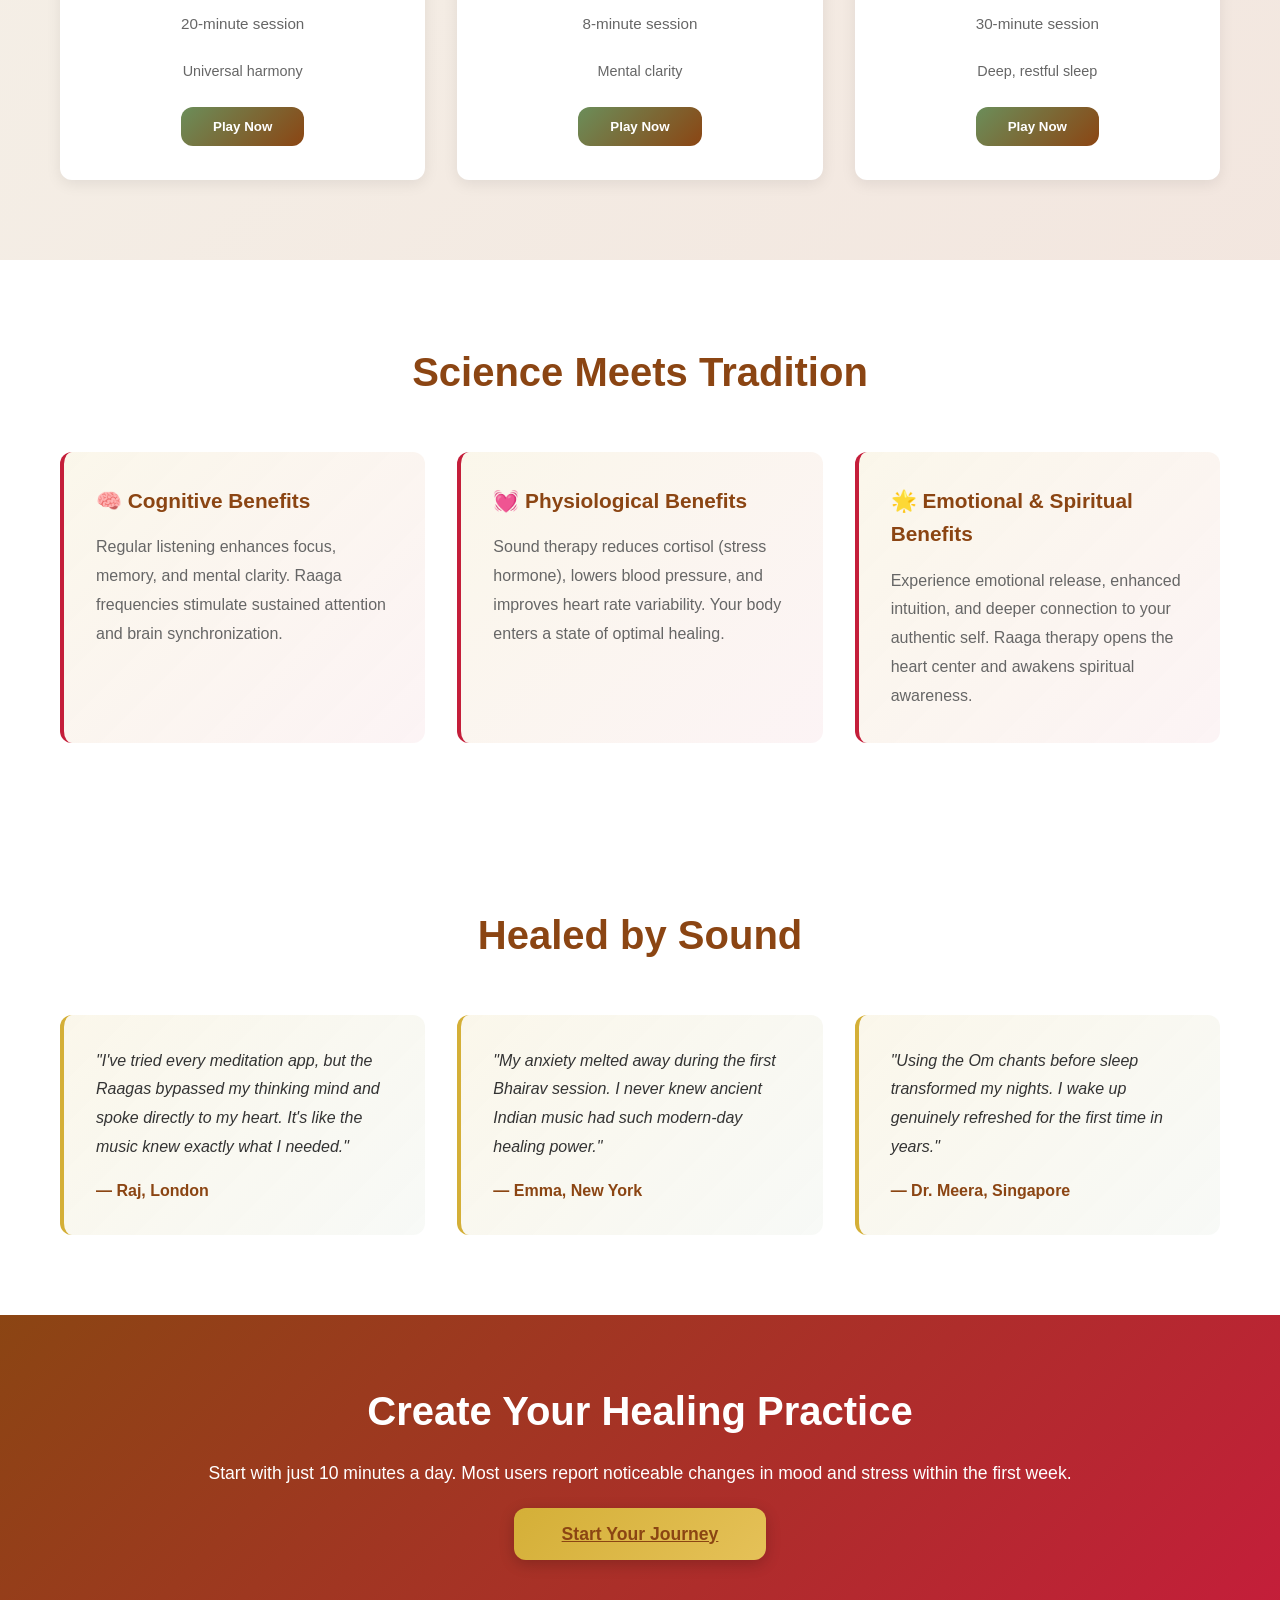
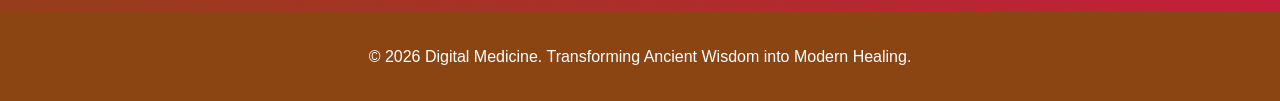
<file: Solfinders-main/raaga-therapy.html>
<!DOCTYPE html>
<html lang="en">
<head>
    <meta charset="UTF-8">
    <meta name="viewport" content="width=device-width, initial-scale=1.0">
    <title>Raaga Sound Therapy - Digital Medicine</title>
    <link rel="stylesheet" href="css/style.css">
    <link rel="stylesheet" href="css/animations.css">
</head>
<body>
    <!-- Navigation -->
    <nav class="navbar">
        <div class="nav-container">
            <div class="logo">
                <span class="logo-icon">🕉️</span>
                <span class="logo-text">Digital Medicine</span>
            </div>
            <ul class="nav-menu">
                <li><a href="index.html" class="nav-link">Home</a></li>
                <li><a href="index.html#about" class="nav-link">About</a></li>
                <li><a href="index.html#features" class="nav-link">Features</a></li>
            </ul>
            <div class="hamburger">
                <span></span>
                <span></span>
                <span></span>
            </div>
        </div>
    </nav>

    <!-- Hero Section -->
    <section class="hero">
        <div class="hero-content">
            <h1 class="hero-title">Raaga Sound Therapy</h1>
            <p class="hero-subtitle">The Musical Medicine of the Ages</p>
            <p class="hero-description">Raagas are the sacred musical frameworks of Indian classical music, each with distinct emotional and healing qualities. Our curated collection brings these timeless melodies directly to your healing practice.</p>
        </div>
    </section>

    <!-- What are Raagas -->
    <section class="features">
        <div class="container">
            <h2>Understanding Raagas: The Healing Frequencies</h2>
            <p style="text-align: center; max-width: 800px; margin: 0 auto 3rem; font-size: 1.1rem; color: var(--text-light);">
                Each Raaga is tuned to specific emotional and healing frequencies. They work with your nervous system to induce states of calm, clarity, or transcendence.
            </p>
            <div class="features-grid">
                <div class="feature-card">
                    <div class="feature-icon">🌅</div>
                    <h3>Raga Yaman (Morning Clarity)</h3>
                    <p>Performed at dawn, this raaga awakens inner clarity and optimism. Its ascending melodic movement uplifts the spirit and energizes the mind.</p>
                    <p style="font-size: 0.9rem; color: var(--accent-color);"><strong>Best for:</strong> Starting your day with purpose</p>
                </div>

                <div class="feature-card">
                    <div class="feature-icon">🌙</div>
                    <h3>Raga Bhairav (Meditative Depths)</h3>
                    <p>A deeply introspective raaga for evening meditation. Its contemplative nature guides you toward inner stillness and spiritual awakening.</p>
                    <p style="font-size: 0.9rem; color: var(--accent-color);"><strong>Best for:</strong> Deep meditation and reflection</p>
                </div>

                <div class="feature-card">
                    <div class="feature-icon">💚</div>
                    <h3>Raga Ahir Bhairav (Emotional Healing)</h3>
                    <p>This raaga is known for its heart-opening qualities. It facilitates emotional release and promotes compassion—for self and others.</p>
                    <p style="font-size: 0.9rem; color: var(--accent-color);"><strong>Best for:</strong> Emotional processing and self-love</p>
                </div>

                <div class="feature-card">
                    <div class="feature-icon">✨</div>
                    <h3>Raga Jor (Energy Flow)</h3>
                    <p>Dynamic and rhythmic, this raaga balances the flow of vital life force (Prana) through your body. Great for gentle energy work.</p>
                    <p style="font-size: 0.9rem; color: var(--accent-color);"><strong>Best for:</strong> Energy alignment and vitality</p>
                </div>

                <div class="feature-card">
                    <div class="feature-icon">☮️</div>
                    <h3>Vedic Chants - Om (Universal Sound)</h3>
                    <p>The primordial sound representing the universe itself. Chanting or listening to Om synchronizes you with cosmic harmony.</p>
                    <p style="font-size: 0.9rem; color: var(--accent-color);"><strong>Best for:</strong> Deep relaxation and spiritual grounding</p>
                </div>

                <div class="feature-card">
                    <div class="feature-icon">🙏</div>
                    <h3>Gayatri Mantra (Illumination)</h3>
                    <p>One of the most revered Vedic mantras, it brings clarity to the mind and illuminates the path of wisdom and spiritual growth.</p>
                    <p style="font-size: 0.9rem; color: var(--accent-color);"><strong>Best for:</strong> Mental clarity and spiritual progress</p>
                </div>
            </div>
        </div>
    </section>

    <!-- How Sound Heals -->
    <section class="how-it-works">
        <div class="container">
            <h2>How Sound Therapy Works</h2>
            <div class="steps">
                <div class="step">
                    <div class="step-number">1</div>
                    <h3>Frequency Tuning</h3>
                    <p>Raagas operate at specific frequency bands. These frequencies entrain your brainwaves toward states of relaxation or alertness.</p>
                </div>
                <div class="step">
                    <div class="step-number">2</div>
                    <h3>Nervous System Regulation</h3>
                    <p>The acoustic patterns activate your parasympathetic nervous system, reducing stress hormones and promoting healing.</p>
                </div>
                <div class="step">
                    <div class="step-number">3</div>
                    <h3>Emotional Resonance</h3>
                    <p>Each raaga carries emotional intelligence built over millennia. Your psyche recognizes and responds to these patterns.</p>
                </div>
                <div class="step">
                    <div class="step-number">4</div>
                    <h3>Integration & Balance</h3>
                    <p>Consistent listening integrates the healing frequencies into your daily consciousness, creating lasting wellness.</p>
                </div>
            </div>
        </div>
    </section>

    <!-- Sound Library -->
    <section class="tools-section">
        <div class="container">
            <h2>Our Sound Library</h2>
            <div class="tools-grid">
                <div class="tool-card">
                    <h3>🎵 Raga Yaman</h3>
                    <p>10-minute session</p>
                    <p style="font-size: 0.9rem; color: var(--text-light);">Morning clarity & optimism</p>
                    <button class="tool-button" onclick="playSoundSession('Raga Yaman', 10)">Play Now</button>
                </div>

                <div class="tool-card">
                    <h3>🎵 Raga Bhairav</h3>
                    <p>15-minute session</p>
                    <p style="font-size: 0.9rem; color: var(--text-light);">Deep meditation</p>
                    <button class="tool-button" onclick="playSoundSession('Raga Bhairav', 15)">Play Now</button>
                </div>

                <div class="tool-card">
                    <h3>🎵 Raga Ahir Bhairav</h3>
                    <p>12-minute session</p>
                    <p style="font-size: 0.9rem; color: var(--text-light);">Emotional healing</p>
                    <button class="tool-button" onclick="playSoundSession('Raga Ahir Bhairav', 12)">Play Now</button>
                </div>

                <div class="tool-card">
                    <h3>🎵 Vedic Om Chants</h3>
                    <p>20-minute session</p>
                    <p style="font-size: 0.9rem; color: var(--text-light);">Universal harmony</p>
                    <button class="tool-button" onclick="playSoundSession('Vedic Om Chants', 20)">Play Now</button>
                </div>

                <div class="tool-card">
                    <h3>🎵 Gayatri Mantra</h3>
                    <p>8-minute session</p>
                    <p style="font-size: 0.9rem; color: var(--text-light);">Mental clarity</p>
                    <button class="tool-button" onclick="playSoundSession('Gayatri Mantra', 8)">Play Now</button>
                </div>

                <div class="tool-card">
                    <h3>🎵 Sleep Series</h3>
                    <p>30-minute session</p>
                    <p style="font-size: 0.9rem; color: var(--text-light);">Deep, restful sleep</p>
                    <button class="tool-button" onclick="playSoundSession('Sleep Series', 30)">Play Now</button>
                </div>
            </div>
        </div>
    </section>

    <!-- Benefits Section -->
    <section class="problem-section">
        <div class="container">
            <h2>Science Meets Tradition</h2>
            <div class="problem-content">
                <div class="problem-card">
                    <h3>🧠 Cognitive Benefits</h3>
                    <p>Regular listening enhances focus, memory, and mental clarity. Raaga frequencies stimulate sustained attention and brain synchronization.</p>
                </div>
                <div class="problem-card">
                    <h3>💓 Physiological Benefits</h3>
                    <p>Sound therapy reduces cortisol (stress hormone), lowers blood pressure, and improves heart rate variability. Your body enters a state of optimal healing.</p>
                </div>
                <div class="problem-card">
                    <h3>🌟 Emotional & Spiritual Benefits</h3>
                    <p>Experience emotional release, enhanced intuition, and deeper connection to your authentic self. Raaga therapy opens the heart center and awakens spiritual awareness.</p>
                </div>
            </div>
        </div>
    </section>

    <!-- Testimonials -->
    <section class="testimonials">
        <div class="container">
            <h2>Healed by Sound</h2>
            <div class="testimonials-grid">
                <div class="testimonial-card">
                    <p class="testimonial-text">"I've tried every meditation app, but the Raagas bypassed my thinking mind and spoke directly to my heart. It's like the music knew exactly what I needed."</p>
                    <p class="testimonial-author">— Raj, London</p>
                </div>
                <div class="testimonial-card">
                    <p class="testimonial-text">"My anxiety melted away during the first Bhairav session. I never knew ancient Indian music had such modern-day healing power."</p>
                    <p class="testimonial-author">— Emma, New York</p>
                </div>
                <div class="testimonial-card">
                    <p class="testimonial-text">"Using the Om chants before sleep transformed my nights. I wake up genuinely refreshed for the first time in years."</p>
                    <p class="testimonial-author">— Dr. Meera, Singapore</p>
                </div>
            </div>
        </div>
    </section>

    <!-- Creating a Habit -->
    <section class="cta-section">
        <div class="container">
            <h2>Create Your Healing Practice</h2>
            <p>Start with just 10 minutes a day. Most users report noticeable changes in mood and stress within the first week.</p>
            <a href="index.html#tools" class="cta-button-large">Start Your Journey</a>
        </div>
    </section>

    <!-- Footer -->
    <footer class="footer">
        <div class="container">
            <p>&copy; 2026 Digital Medicine. Transforming Ancient Wisdom into Modern Healing.</p>
        </div>
    </footer>

    <!-- Modal -->
    <div id="sessionModal" class="modal">
        <div class="modal-content">
            <span class="close" onclick="closeModal()">&times;</span>
            <div id="modalBody"></div>
        </div>
    </div>

    <script src="js/script.js"></script>
    <script>
        function playSoundSession(raaagaName, duration) {
            const modal = document.getElementById('sessionModal');
            const modalBody = document.getElementById('modalBody');
            
            const content = `
                <h2>🎵 Now Playing: ${raaagaName}</h2>
                <p style="text-align: center; color: var(--text-light); margin: 15px 0;">Duration: ${duration} minutes</p>
                <div style="text-align: center; padding: 30px;">
                    <div style="font-size: 3rem; margin: 20px 0;">🎧</div>
                    <div style="width: 100%; height: 8px; background: #ddd; border-radius: 4px; margin: 20px 0;">
                        <div style="width: ${Math.random() * 50}%; height: 100%; background: linear-gradient(90deg, #C41E3A, #8B4513); border-radius: 4px;"></div>
                    </div>
                    <p id="timeDisplay" style="color: var(--text-light);">Let the sacred music heal your soul...</p>
                    <p style="color: #999; margin-top: 15px; font-size: 0.9rem;">🎶 Immerse yourself in this healing frequency...</p>
                    <button onclick="closeModal()" class="tool-button" style="margin-top: 20px; width: 100%;">Stop</button>
                </div>
            `;
            
            modalBody.innerHTML = content;
            modal.style.display = 'block';
        }
        
        function closeModal() {
            document.getElementById('sessionModal').style.display = 'none';
        }
        
        window.onclick = function(event) {
            const modal = document.getElementById('sessionModal');
            if (event.target === modal) {
                modal.style.display = 'none';
            }
        }
    </script>
</body>
</html>
</file>
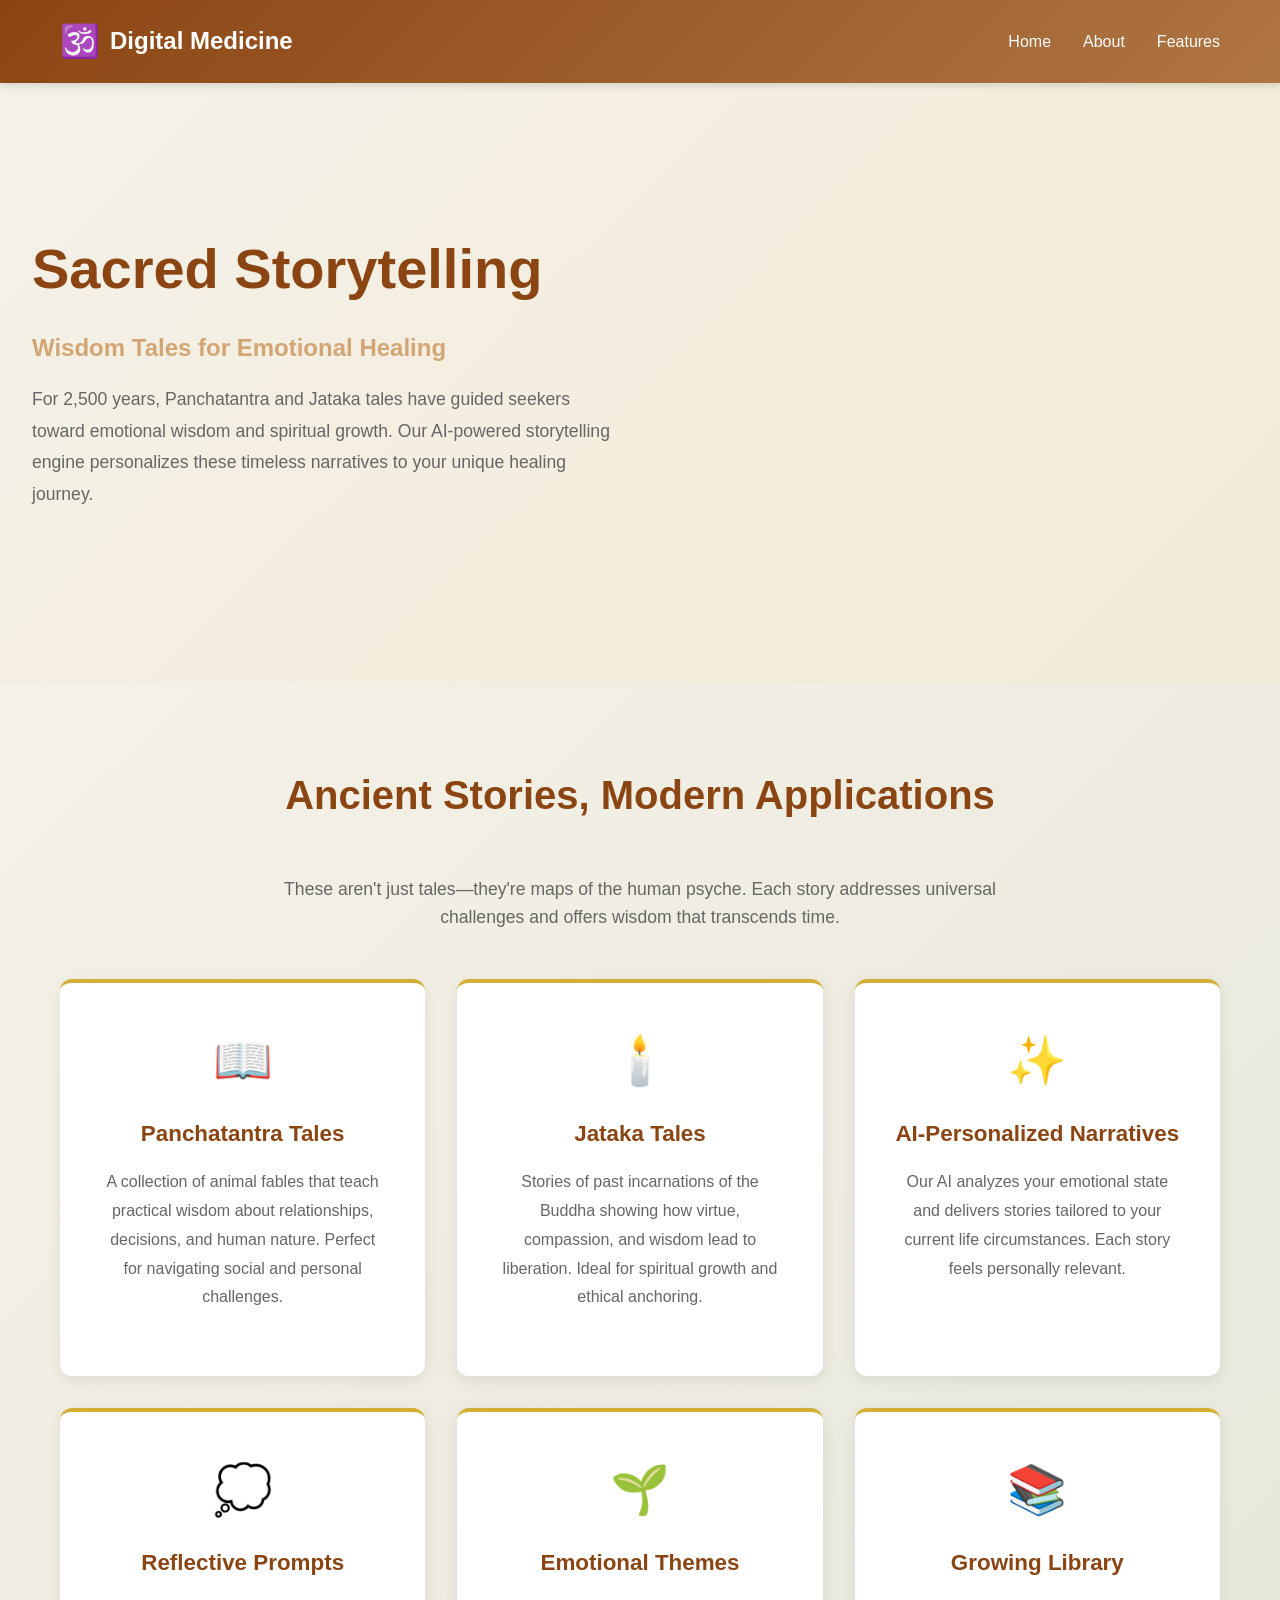
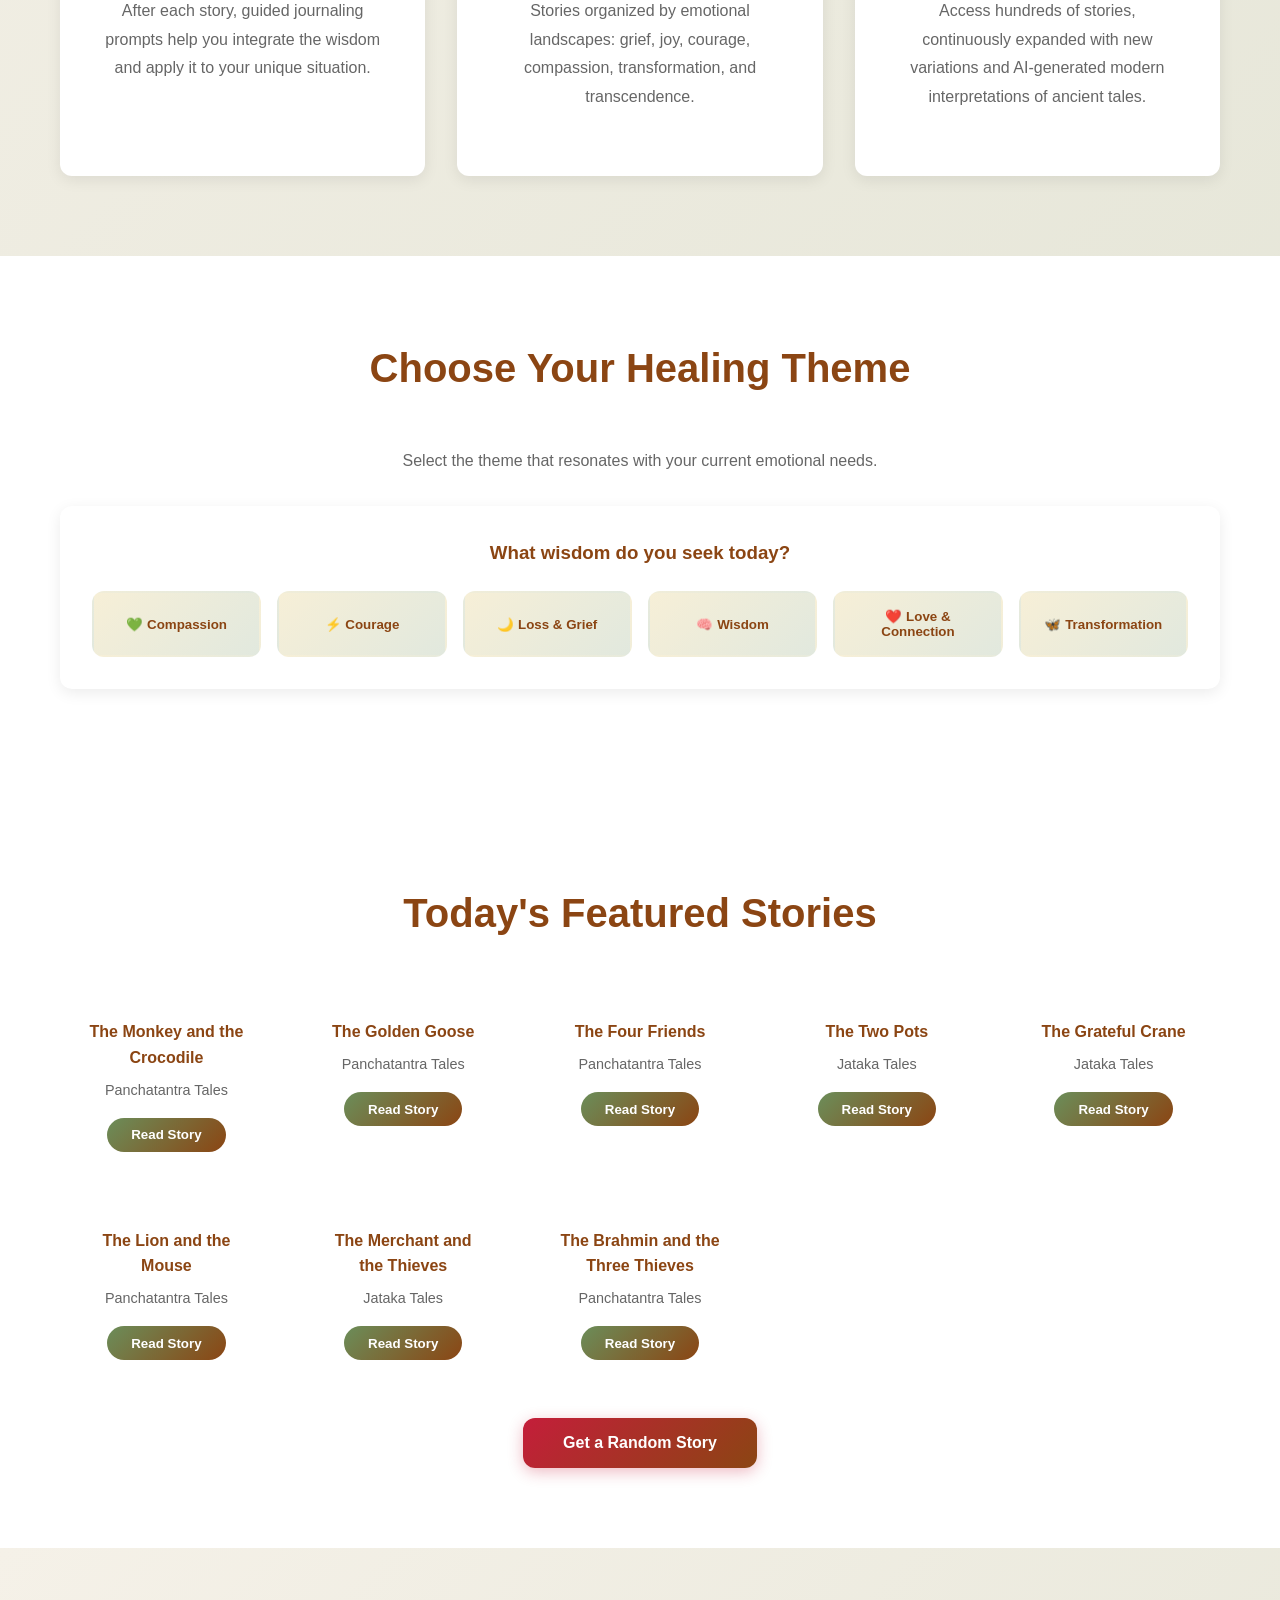
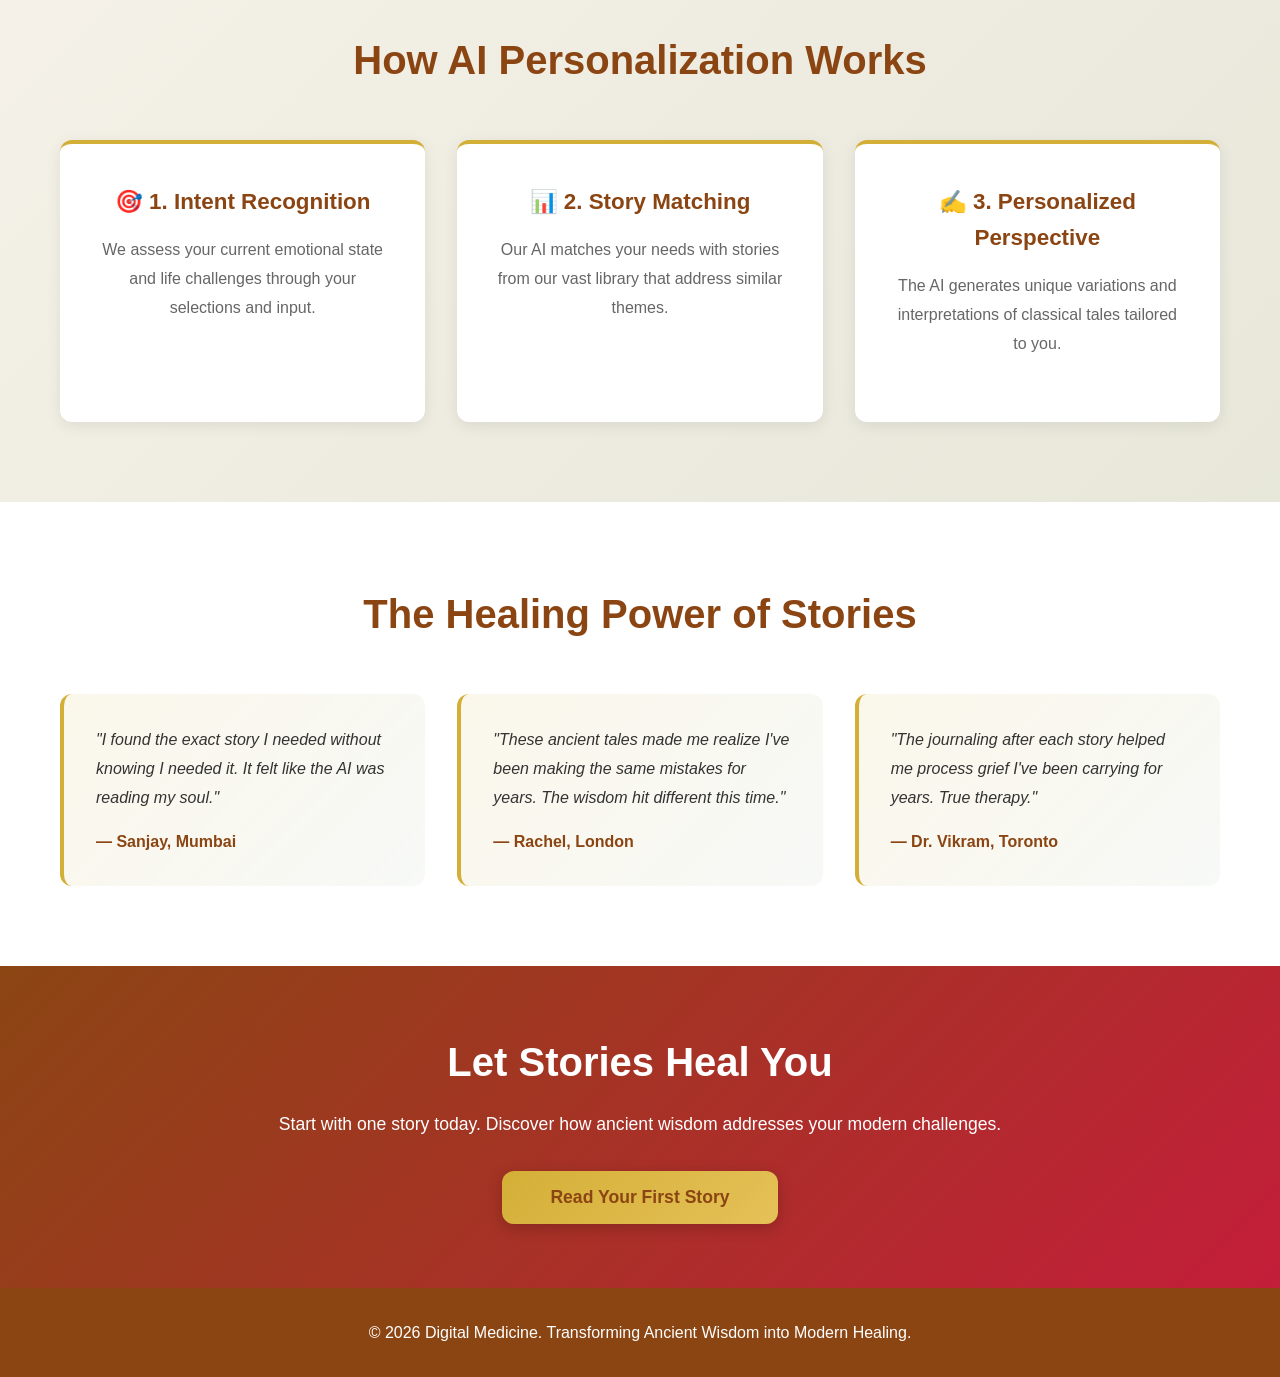
<file: Solfinders-main/storytelling.html>
<!DOCTYPE html>
<html lang="en">
<head>
    <meta charset="UTF-8">
    <meta name="viewport" content="width=device-width, initial-scale=1.0">
    <title>Sacred Storytelling - Digital Medicine</title>
    <link rel="stylesheet" href="css/style.css">
    <link rel="stylesheet" href="css/animations.css">
    <style>
        .story-container {
            max-width: 800px;
            margin: 2rem auto;
            background: linear-gradient(135deg, rgba(212, 175, 55, 0.1) 0%, rgba(107, 142, 90, 0.05) 100%);
            padding: 2rem;
            border-radius: var(--border-radius);
            border-left: 5px solid var(--accent-color);
        }

        .story-title {
            color: var(--primary-color);
            font-size: 2rem;
            margin-bottom: 0.5rem;
        }

        .story-source {
            color: var(--accent-color);
            font-weight: 600;
            margin-bottom: 1.5rem;
        }

        .story-content {
            line-height: 2;
            color: var(--text-dark);
            font-size: 1.05rem;
            margin: 2rem 0;
        }

        .story-content p {
            margin-bottom: 1.5rem;
        }

        .story-wisdom {
            background: linear-gradient(135deg, rgba(196, 30, 58, 0.1) 0%, rgba(212, 175, 55, 0.1) 100%);
            padding: 1.5rem;
            border-radius: 8px;
            margin-top: 2rem;
            border-left: 4px solid var(--gold);
        }

        .story-wisdom h3 {
            color: var(--primary-color);
            margin-bottom: 0.5rem;
        }

        .story-wisdom p {
            color: var(--text-dark);
            font-style: italic;
        }

        .emotions-triggered {
            display: grid;
            grid-template-columns: repeat(auto-fit, minmax(150px, 1fr));
            gap: 1rem;
            margin-top: 2rem;
        }

        .emotion-tag {
            background: var(--secondary-color);
            color: white;
            padding: 0.5rem 1rem;
            border-radius: 20px;
            text-align: center;
            font-size: 0.9rem;
            font-weight: 500;
        }

        .story-selector {
            display: grid;
            grid-template-columns: repeat(auto-fit, minmax(200px, 1fr));
            gap: 1.5rem;
            margin: 2rem 0;
        }

        .story-preview {
            background: white;
            padding: 1.5rem;
            border-radius: var(--border-radius);
            border: 2px solid transparent;
            cursor: pointer;
            transition: var(--transition);
            text-align: center;
        }

        .story-preview:hover {
            border-color: var(--accent-color);
            transform: translateY(-5px);
            box-shadow: 0 8px 20px rgba(0, 0, 0, 0.1);
        }

        .story-preview h4 {
            color: var(--primary-color);
            margin-bottom: 0.5rem;
        }

        .story-preview p {
            color: var(--text-light);
            font-size: 0.9rem;
            margin-bottom: 1rem;
        }

        .read-button {
            background: linear-gradient(135deg, var(--sage) 0%, var(--primary-color) 100%);
            color: white;
            border: none;
            padding: 0.6rem 1.5rem;
            border-radius: 20px;
            cursor: pointer;
            font-weight: 600;
            transition: var(--transition);
        }

        .read-button:hover {
            transform: scale(1.05);
            box-shadow: 0 4px 12px rgba(0, 0, 0, 0.2);
        }

        .theme-selector {
            background: white;
            padding: 2rem;
            border-radius: var(--border-radius);
            margin: 2rem 0;
            box-shadow: 0 4px 15px rgba(0, 0, 0, 0.08);
        }

        .themes-grid {
            display: grid;
            grid-template-columns: repeat(auto-fit, minmax(150px, 1fr));
            gap: 1rem;
            margin-top: 1rem;
        }

        .theme-button {
            background: linear-gradient(135deg, rgba(212, 175, 55, 0.2) 0%, rgba(107, 142, 90, 0.2) 100%);
            border: 2px solid transparent;
            padding: 1rem;
            border-radius: var(--border-radius);
            cursor: pointer;
            transition: var(--transition);
            font-weight: 600;
            color: var(--primary-color);
        }

        .theme-button:hover,
        .theme-button.active {
            border-color: var(--accent-color);
            background: linear-gradient(135deg, rgba(196, 30, 58, 0.2) 0%, rgba(212, 175, 55, 0.2) 100%);
        }

        .journaling-section {
            background: linear-gradient(135deg, rgba(212, 175, 55, 0.1) 0%, rgba(107, 142, 90, 0.05) 100%);
            padding: 2rem;
            border-radius: var(--border-radius);
            margin: 2rem 0;
        }

        .journal-prompt {
            background: white;
            padding: 1.5rem;
            border-radius: 8px;
            margin-bottom: 1rem;
            border-left: 4px solid var(--gold);
        }

        .journal-prompt h4 {
            color: var(--primary-color);
            margin-bottom: 0.5rem;
        }

        .journal-textarea {
            width: 100%;
            min-height: 150px;
            padding: 1rem;
            border: 2px solid var(--secondary-color);
            border-radius: 8px;
            font-family: inherit;
            resize: vertical;
            margin-top: 1rem;
        }

        .save-journal-button {
            background: linear-gradient(135deg, var(--accent-color) 0%, var(--primary-color) 100%);
            color: white;
            border: none;
            padding: 0.8rem 2rem;
            border-radius: var(--border-radius);
            cursor: pointer;
            font-weight: 600;
            margin-top: 1rem;
        }
    </style>
</head>
<body>
    <!-- Navigation -->
    <nav class="navbar">
        <div class="nav-container">
            <div class="logo">
                <span class="logo-icon">🕉️</span>
                <span class="logo-text">Digital Medicine</span>
            </div>
            <ul class="nav-menu">
                <li><a href="index.html" class="nav-link">Home</a></li>
                <li><a href="index.html#about" class="nav-link">About</a></li>
                <li><a href="index.html#features" class="nav-link">Features</a></li>
            </ul>
            <div class="hamburger">
                <span></span>
                <span></span>
                <span></span>
            </div>
        </div>
    </nav>

    <!-- Hero Section -->
    <section class="hero">
        <div class="hero-content">
            <h1 class="hero-title">Sacred Storytelling</h1>
            <p class="hero-subtitle">Wisdom Tales for Emotional Healing</p>
            <p class="hero-description">For 2,500 years, Panchatantra and Jataka tales have guided seekers toward emotional wisdom and spiritual growth. Our AI-powered storytelling engine personalizes these timeless narratives to your unique healing journey.</p>
        </div>
    </section>

    <!-- About the Stories -->
    <section class="features">
        <div class="container">
            <h2>Ancient Stories, Modern Applications</h2>
            <p style="text-align: center; max-width: 800px; margin: 0 auto 3rem; font-size: 1.1rem; color: var(--text-light);">
                These aren't just tales—they're maps of the human psyche. Each story addresses universal challenges and offers wisdom that transcends time.
            </p>
            <div class="features-grid">
                <div class="feature-card">
                    <div class="feature-icon">📖</div>
                    <h3>Panchatantra Tales</h3>
                    <p>A collection of animal fables that teach practical wisdom about relationships, decisions, and human nature. Perfect for navigating social and personal challenges.</p>
                </div>

                <div class="feature-card">
                    <div class="feature-icon">🕯️</div>
                    <h3>Jataka Tales</h3>
                    <p>Stories of past incarnations of the Buddha showing how virtue, compassion, and wisdom lead to liberation. Ideal for spiritual growth and ethical anchoring.</p>
                </div>

                <div class="feature-card">
                    <div class="feature-icon">✨</div>
                    <h3>AI-Personalized Narratives</h3>
                    <p>Our AI analyzes your emotional state and delivers stories tailored to your current life circumstances. Each story feels personally relevant.</p>
                </div>

                <div class="feature-card">
                    <div class="feature-icon">💭</div>
                    <h3>Reflective Prompts</h3>
                    <p>After each story, guided journaling prompts help you integrate the wisdom and apply it to your unique situation.</p>
                </div>

                <div class="feature-card">
                    <div class="feature-icon">🌱</div>
                    <h3>Emotional Themes</h3>
                    <p>Stories organized by emotional landscapes: grief, joy, courage, compassion, transformation, and transcendence.</p>
                </div>

                <div class="feature-card">
                    <div class="feature-icon">📚</div>
                    <h3>Growing Library</h3>
                    <p>Access hundreds of stories, continuously expanded with new variations and AI-generated modern interpretations of ancient tales.</p>
                </div>
            </div>
        </div>
    </section>

    <!-- Story Selection by Theme -->
    <section class="how-it-works">
        <div class="container">
            <h2>Choose Your Healing Theme</h2>
            <p style="text-align: center; color: var(--text-light); margin-bottom: 2rem;">Select the theme that resonates with your current emotional needs.</p>
            
            <div class="theme-selector">
                <div style="text-align: center;">
                    <h3 style="color: var(--primary-color); margin-bottom: 1.5rem;">What wisdom do you seek today?</h3>
                </div>
                <div class="themes-grid">
                    <button class="theme-button" onclick="filterByTheme('compassion')">💚 Compassion</button>
                    <button class="theme-button" onclick="filterByTheme('courage')">⚡ Courage</button>
                    <button class="theme-button" onclick="filterByTheme('loss')">🌙 Loss & Grief</button>
                    <button class="theme-button" onclick="filterByTheme('wisdom')">🧠 Wisdom</button>
                    <button class="theme-button" onclick="filterByTheme('love')">❤️ Love & Connection</button>
                    <button class="theme-button" onclick="filterByTheme('transformation')">🦋 Transformation</button>
                </div>
            </div>
        </div>
    </section>

    <!-- Featured Story Display -->
    <section class="problem-section">
        <div class="container">
            <h2>Today's Featured Stories</h2>
            
            <div class="story-selector" id="storyGrid">
                <!-- Populated by JavaScript -->
            </div>

            <div style="text-align: center; margin-top: 2rem;">
                <button class="cta-button" onclick="getRandomStory()">Get a Random Story</button>
            </div>
        </div>
    </section>

    <!-- Story Display Area -->
    <section id="storyDisplaySection" style="display: none;">
        <div class="container">
            <div id="storyDisplay" class="story-container">
                <!-- Story will be loaded here -->
            </div>
        </div>
    </section>

    <!-- Journaling Section -->
    <section class="journaling-section" id="journalingSection" style="display: none;">
        <div class="container">
            <h2>Reflect & Integrate</h2>
            
            <div class="journal-prompt">
                <h4 id="journalPrompt">What resonated with you in this story?</h4>
                <textarea class="journal-textarea" id="journalEntry" placeholder="Your reflections..."></textarea>
                <button class="save-journal-button" onclick="saveJournalEntry()">Save to My Journal</button>
            </div>

            <div style="margin-top: 2rem;">
                <button class="cta-button" onclick="getRandomStory()">Read Another Story</button>
            </div>
        </div>
    </section>

    <!-- How AI Personalization Works -->
    <section class="features">
        <div class="container">
            <h2>How AI Personalization Works</h2>
            <div style="display: grid; grid-template-columns: repeat(auto-fit, minmax(250px, 1fr)); gap: 2rem; margin-top: 2rem;">
                <div class="feature-card">
                    <h3>🎯 1. Intent Recognition</h3>
                    <p>We assess your current emotional state and life challenges through your selections and input.</p>
                </div>
                <div class="feature-card">
                    <h3>📊 2. Story Matching</h3>
                    <p>Our AI matches your needs with stories from our vast library that address similar themes.</p>
                </div>
                <div class="feature-card">
                    <h3>✍️ 3. Personalized Perspective</h3>
                    <p>The AI generates unique variations and interpretations of classical tales tailored to you.</p>
                </div>
            </div>
        </div>
    </section>

    <!-- Impact & Benefits -->
    <section class="testimonials">
        <div class="container">
            <h2>The Healing Power of Stories</h2>
            <div class="testimonials-grid">
                <div class="testimonial-card">
                    <p class="testimonial-text">"I found the exact story I needed without knowing I needed it. It felt like the AI was reading my soul."</p>
                    <p class="testimonial-author">— Sanjay, Mumbai</p>
                </div>
                <div class="testimonial-card">
                    <p class="testimonial-text">"These ancient tales made me realize I've been making the same mistakes for years. The wisdom hit different this time."</p>
                    <p class="testimonial-author">— Rachel, London</p>
                </div>
                <div class="testimonial-card">
                    <p class="testimonial-text">"The journaling after each story helped me process grief I've been carrying for years. True therapy."</p>
                    <p class="testimonial-author">— Dr. Vikram, Toronto</p>
                </div>
            </div>
        </div>
    </section>

    <!-- CTA -->
    <section class="cta-section">
        <div class="container">
            <h2>Let Stories Heal You</h2>
            <p>Start with one story today. Discover how ancient wisdom addresses your modern challenges.</p>
            <button class="cta-button-large" onclick="getRandomStory()">Read Your First Story</button>
        </div>
    </section>

    <!-- Footer -->
    <footer class="footer">
        <div class="container">
            <p>&copy; 2026 Digital Medicine. Transforming Ancient Wisdom into Modern Healing.</p>
        </div>
    </footer>

    <!-- Modal -->
    <div id="sessionModal" class="modal">
        <div class="modal-content">
            <span class="close" onclick="closeModal()">&times;</span>
            <div id="modalBody"></div>
        </div>
    </div>

    <script src="js/script.js"></script>
    <script>
        // Extended story library
        const storyLibrary = [
            {
                title: 'The Monkey and the Crocodile',
                source: 'Panchatantra Tales',
                theme: 'wisdom',
                emotions: ['caution', 'cleverness', 'trust'],
                content: `Once, a clever monkey lived in a mango tree on a river bank. A crocodile befriended him, and the monkey would share mangoes daily. But when the crocodile's wife desired the monkey's heart, he grew suspicious.

The wise monkey said, "My heart is in the tree, not in my chest! Let me retrieve it." When the crocodile realized the deception, the monkey was already safe in the high branches.

The crocodile, ashamed of his greed and treachery, could never harm the monkey again.`,
                wisdom: `Intelligence and quick thinking can overcome physical strength. More importantly, true friendship is never built on deception. Trust your instincts when something feels wrong.`
            },
            {
                title: 'The Golden Goose',
                source: 'Panchatantra Tales',
                theme: 'transformation',
                emotions: ['greed', 'patience', 'abundance'],
                content: `A couple found a goose that laid one golden egg each day. Their fortune grew daily, and they were blessed with abundance. Yet greed consumed them.

"Why wait?" they said. "Let us cut open the goose and take all the gold at once!" They did, only to find the goose was ordinary inside. The eggs ceased, their fortune ended, and they were left with nothing but regret.

The goose had been their greatest gift, but impatience destroyed it.`,
                wisdom: `Greed destroys abundance. Patience and gratitude transform life into endless blessings. The richest life is not won through force but cultivated through wisdom and trust in the process.`
            },
            {
                title: 'The Four Friends',
                source: 'Panchatantra Tales',
                theme: 'compassion',
                emotions: ['unity', 'friendship', 'strength'],
                content: `Once, four friends—a deer, a bird, a tortoise, and a mouse—lived together in the forest and loved each other dearly. When the deer was caught in a hunter's trap, all four worked together to free him.

Each friend contributed according to their strength: the bird brought news, the mouse gnawed the rope, and the tortoise distracted the hunter. Their combined efforts succeeded where any single effort would have failed.`,
                wisdom: `True friendship means unity despite differences. Together, we overcome even the greatest obstacles. Our weaknesses become strengths when supported by community and love.`
            },
            {
                title: 'The Two Pots',
                source: 'Jataka Tales',
                theme: 'acceptance',
                emotions: ['humility', 'peace', 'purpose'],
                content: `A potter made two pots—one of gold and one of clay. Both were filled with water to cross the river. The golden pot floated magnificently, admired by all.

The clay pot sank to the bottom. Yet it fulfilled its purpose perfectly, carrying water and nourishing the earth. As it dissolved, it returned to the earth from which it came.

"It is my nature," said the clay pot humbly, "to return to earth. Do not grieve, for my purpose is fulfilled."`,
                wisdom: `Acceptance of our nature brings peace. Our limitations are not failures; they are truths to embrace. Purpose is found not in greatness but in the fulfillment of our dharma.`
            },
            {
                title: 'The Grateful Crane',
                source: 'Jataka Tales',
                theme: 'love',
                emotions: ['gratitude', 'kindness', 'sacrifice'],
                content: `A small mouse was saved by a crane from a predator. Over time, they became the dearest of friends, despite their differences. When a hunter set a trap for the crane, the mouse gnawed away the net, risking the hunter's wrath.

The crane realized that kindness, no matter how small the recipient, returns multiplied by gratitude. The mouse had become his greatest protector.`,
                wisdom: `Kindness to the humble creates powerful allies. Never judge worth by size or status. The smallest act of compassion can blossom into boundless grace.`
            },
            {
                title: 'The Lion and the Mouse',
                source: 'Panchatantra Tales',
                theme: 'courage',
                emotions: ['bravery', 'humility', 'justice'],
                content: `A mighty lion was caught in a hunter's net. He roared with fury and pain. A small mouse heard his cries and, though terrified, approached the great beast.

"I will help you," said the mouse. The lion laughed—how could a tiny mouse help him? But the mouse began gnawing the net, strand by strand, until the lion was free.

The lion bowed to the mouse. "The smallest among us can carry the greatest courage."`,
                wisdom: `Never underestimate the power of courage, regardless of size. Humility opens us to help from unexpected sources. We are all interconnected in the web of existence.`
            },
            {
                title: 'The Merchant and the Thieves',
                source: 'Jataka Tales',
                theme: 'wisdom',
                emotions: ['discernment', 'compassion', 'truth'],
                content: `A kind merchant was robbed by thieves who were starving. Instead of calling for justice, he fed them and asked why they had turned to theft.

They explained their desperation. The merchant hired them as workers and paid them well. Years later, they became his most trusted employees.

The merchant understood that crime is often born from suffering, not evil.`,
                wisdom: `True wisdom sees the person beyond the action. Compassion and understanding heal what punishment cannot. The world transforms when we address root causes, not symptoms.`
            },
            {
                title: 'The Brahmin and the Three Thieves',
                source: 'Panchatantra Tales',
                theme: 'loss',
                emotions: ['resilience', 'perspective', 'growth'],
                content: `A poor Brahmin possessed only a wooden bowl. Three thieves saw it and plotted to steal it. They each approached him, claiming the bowl had magical properties.

The Brahmin realized the bowl had no power except that he gave it power through attachment. He tossed it to the thieves. The moment he let go, he felt free.

Without possessions to defend, he was the richest man in the kingdom.`,
                wisdom: `Loss is often liberation in disguise. Attachment causes suffering; freedom comes through authentic surrender. What we cling to controls us; what we release frees us.`
            }
        ];

        // Initialize story grid
        function initStoryGrid() {
            const grid = document.getElementById('storyGrid');
            grid.innerHTML = '';
            storyLibrary.forEach((story, index) => {
                const preview = document.createElement('div');
                preview.className = 'story-preview';
                preview.innerHTML = `
                    <h4>${story.title}</h4>
                    <p>${story.source}</p>
                    <button class="read-button" onclick="displayStory(${index})">Read Story</button>
                `;
                grid.appendChild(preview);
            });
        }

        function displayStory(index) {
            const story = storyLibrary[index];
            const storyDisplay = document.getElementById('storyDisplay');
            const storySection = document.getElementById('storyDisplaySection');
            const journalSection = document.getElementById('journalingSection');
            
            storyDisplay.innerHTML = `
                <h2 class="story-title">${story.title}</h2>
                <p class="story-source">From: ${story.source}</p>
                <div class="story-content">
                    ${story.content.split('\n').map(p => `<p>${p}</p>`).join('')}
                </div>
                <div class="story-wisdom">
                    <h3>✨ The Wisdom</h3>
                    <p>${story.wisdom}</p>
                </div>
                <div class="emotions-triggered">
                    <strong style="grid-column: 1 / -1; color: var(--primary-color); margin-bottom: -0.5rem;">Themes Explored:</strong>
                    ${story.emotions.map(e => `<span class="emotion-tag">${e}</span>`).join('')}
                </div>
            `;
            
            storySection.style.display = 'block';
            journalSection.style.display = 'block';
            
            // Set journal prompt
            const prompts = [
                `How does "${story.title}" reflect your current life situation?`,
                `What character from this story do you identify with most?`,
                `What action will you take based on the wisdom you just read?`,
                `How can you apply this story's lesson to your challenges?`,
                `What emotion did this story evoke in you, and why?`
            ];
            document.getElementById('journalPrompt').textContent = prompts[Math.floor(Math.random() * prompts.length)];
            document.getElementById('journalEntry').value = '';
            
            // Scroll to story
            storySection.scrollIntoView({ behavior: 'smooth', block: 'start' });
        }

        function getRandomStory() {
            const randomIndex = Math.floor(Math.random() * storyLibrary.length);
            displayStory(randomIndex);
        }

        function filterByTheme(theme) {
            const filtered = storyLibrary.filter(story => story.theme === theme);
            const grid = document.getElementById('storyGrid');
            grid.innerHTML = '';
            
            if (filtered.length === 0) {
                grid.innerHTML = '<p style="grid-column: 1 / -1; text-align: center; color: var(--text-light);">No stories found for this theme.</p>';
                return;
            }
            
            filtered.forEach((story, index) => {
                const originalIndex = storyLibrary.indexOf(story);
                const preview = document.createElement('div');
                preview.className = 'story-preview';
                preview.innerHTML = `
                    <h4>${story.title}</h4>
                    <p>${story.source}</p>
                    <button class="read-button" onclick="displayStory(${originalIndex})">Read Story</button>
                `;
                grid.appendChild(preview);
            });
            
            grid.scrollIntoView({ behavior: 'smooth', block: 'start' });
        }

        function saveJournalEntry() {
            const entry = document.getElementById('journalEntry').value;
            if (entry.trim()) {
                let journal = JSON.parse(localStorage.getItem('myJournal') || '[]');
                journal.push({
                    date: new Date().toLocaleString(),
                    entry: entry
                });
                localStorage.setItem('myJournal', JSON.stringify(journal));
                alert('✨ Your reflection has been saved to your personal journal!');
                document.getElementById('journalEntry').value = '';
            }
        }

        function closeModal() {
            document.getElementById('sessionModal').style.display = 'none';
        }

        // Initialize on page load
        document.addEventListener('DOMContentLoaded', initStoryGrid);
    </script>
</body>
</html>
</file>
<file: Solfinders-main/css/style.css>
/* Root Variables */
:root {
    --primary-color: #8B4513;
    --secondary-color: #D4A574;
    --accent-color: #C41E3A;
    --dark-bg: #1a1a1a;
    --light-bg: #f5f1e8;
    --text-dark: #333333;
    --text-light: #666666;
    --gold: #D4AF37;
    --sage: #6B8E5A;
    --border-radius: 12px;
    --transition: all 0.3s ease;
}

/* Global Styles */
* {
    margin: 0;
    padding: 0;
    box-sizing: border-box;
}

html {
    scroll-behavior: smooth;
}

body {
    font-family: 'Segoe UI', Tahoma, Geneva, Verdana, sans-serif;
    line-height: 1.6;
    color: var(--text-dark);
    background-color: var(--light-bg);
}

.container {
    max-width: 1200px;
    margin: 0 auto;
    padding: 0 20px;
}

/* Navigation */
.navbar {
    background: linear-gradient(135deg, var(--primary-color) 0%, var(--secondary-color) 100%);
    padding: 1rem 0;
    position: sticky;
    top: 0;
    z-index: 1000;
    box-shadow: 0 4px 6px rgba(0, 0, 0, 0.1);
}

.nav-container {
    max-width: 1200px;
    margin: 0 auto;
    padding: 0 20px;
    display: flex;
    justify-content: space-between;
    align-items: center;
}

.logo {
    display: flex;
    align-items: center;
    gap: 10px;
    font-size: 1.5rem;
    color: white;
    font-weight: bold;
}

.logo-icon {
    font-size: 2rem;
}

.nav-menu {
    display: flex;
    list-style: none;
    gap: 2rem;
}

.nav-link {
    color: white;
    text-decoration: none;
    transition: var(--transition);
    font-weight: 500;
}

.nav-link:hover {
    color: var(--gold);
    text-shadow: 0 0 10px rgba(212, 175, 55, 0.5);
}

.hamburger {
    display: none;
    flex-direction: column;
    cursor: pointer;
}

.hamburger span {
    width: 25px;
    height: 3px;
    background-color: white;
    margin: 5px 0;
    transition: var(--transition);
}

/* Hero Section */
.hero {
    display: grid;
    grid-template-columns: 1fr 1fr;
    align-items: center;
    gap: 3rem;
    padding: 5rem 2rem;
    background: linear-gradient(135deg, var(--light-bg) 0%, rgba(212, 175, 55, 0.1) 100%);
    min-height: 600px;
}

.hero-content h1 {
    font-size: 3.5rem;
    color: var(--primary-color);
    margin-bottom: 1rem;
    font-weight: 700;
}

.hero-subtitle {
    font-size: 1.5rem;
    color: var(--secondary-color);
    margin-bottom: 1rem;
    font-weight: 600;
}

.hero-description {
    font-size: 1.1rem;
    color: var(--text-light);
    margin-bottom: 2rem;
    line-height: 1.8;
}

.cta-button {
    background: linear-gradient(135deg, var(--accent-color) 0%, var(--primary-color) 100%);
    color: white;
    padding: 1rem 2.5rem;
    font-size: 1rem;
    border: none;
    border-radius: var(--border-radius);
    cursor: pointer;
    transition: var(--transition);
    font-weight: 600;
    box-shadow: 0 4px 15px rgba(196, 30, 58, 0.3);
}

.cta-button:hover {
    transform: translateY(-3px);
    box-shadow: 0 6px 20px rgba(196, 30, 58, 0.4);
}

.mandala-preview {
    width: 300px;
    height: 300px;
    margin: 0 auto;
    border-radius: 50%;
    background: conic-gradient(
        from 0deg,
        #C41E3A,
        #D4A574,
        #8B4513,
        #6B8E5A,
        #D4A574,
        #C41E3A
    );
    box-shadow: 0 0 40px rgba(212, 175, 55, 0.5);
    animation: rotateMandala 8s linear infinite;
}

@keyframes rotateMandala {
    from {
        transform: rotate(0deg);
    }
    to {
        transform: rotate(360deg);
    }
}

/* Problem Section */
.problem-section {
    padding: 5rem 2rem;
    background: white;
}

.problem-section h2 {
    text-align: center;
    font-size: 2.5rem;
    color: var(--primary-color);
    margin-bottom: 3rem;
}

.problem-content {
    display: grid;
    grid-template-columns: repeat(auto-fit, minmax(300px, 1fr));
    gap: 2rem;
}

.problem-card {
    background: linear-gradient(135deg, rgba(212, 175, 55, 0.1) 0%, rgba(196, 30, 58, 0.05) 100%);
    padding: 2rem;
    border-radius: var(--border-radius);
    border-left: 4px solid var(--accent-color);
    transition: var(--transition);
}

.problem-card:hover {
    transform: translateY(-5px);
    box-shadow: 0 10px 30px rgba(0, 0, 0, 0.1);
}

.problem-card h3 {
    color: var(--primary-color);
    margin-bottom: 1rem;
    font-size: 1.3rem;
}

.problem-card p {
    color: var(--text-light);
    line-height: 1.8;
}

/* Features Section */
.features {
    padding: 5rem 2rem;
    background: linear-gradient(135deg, var(--light-bg) 0%, rgba(107, 142, 90, 0.1) 100%);
}

.features h2 {
    text-align: center;
    font-size: 2.5rem;
    color: var(--primary-color);
    margin-bottom: 3rem;
}

.features-grid {
    display: grid;
    grid-template-columns: repeat(auto-fit, minmax(320px, 1fr));
    gap: 2rem;
}

.feature-card {
    background: white;
    padding: 2.5rem;
    border-radius: var(--border-radius);
    text-align: center;
    transition: var(--transition);
    box-shadow: 0 4px 15px rgba(0, 0, 0, 0.08);
    border-top: 4px solid var(--gold);
}

.feature-card:hover {
    transform: translateY(-8px);
    box-shadow: 0 12px 30px rgba(0, 0, 0, 0.15);
}

.feature-icon {
    font-size: 3rem;
    margin-bottom: 1rem;
}

.feature-card h3 {
    color: var(--primary-color);
    margin-bottom: 1rem;
    font-size: 1.4rem;
}

.feature-card p {
    color: var(--text-light);
    margin-bottom: 1.5rem;
    line-height: 1.8;
}

.feature-link {
    color: var(--accent-color);
    text-decoration: none;
    font-weight: 600;
    transition: var(--transition);
}

.feature-link:hover {
    color: var(--primary-color);
    text-decoration: underline;
}

/* How It Works */
.how-it-works {
    padding: 5rem 2rem;
    background: white;
}

.how-it-works h2 {
    text-align: center;
    font-size: 2.5rem;
    color: var(--primary-color);
    margin-bottom: 3rem;
}

.steps {
    display: grid;
    grid-template-columns: repeat(auto-fit, minmax(250px, 1fr));
    gap: 2rem;
}

.step {
    text-align: center;
    padding: 2rem;
    border-radius: var(--border-radius);
    background: linear-gradient(135deg, rgba(212, 175, 55, 0.1) 0%, rgba(107, 142, 90, 0.05) 100%);
    transition: var(--transition);
}

.step:hover {
    transform: translateY(-5px);
    background: linear-gradient(135deg, rgba(212, 175, 55, 0.15) 0%, rgba(107, 142, 90, 0.1) 100%);
}

.step-number {
    display: inline-flex;
    align-items: center;
    justify-content: center;
    width: 50px;
    height: 50px;
    background: linear-gradient(135deg, var(--accent-color), var(--primary-color));
    color: white;
    font-size: 1.5rem;
    font-weight: bold;
    border-radius: 50%;
    margin-bottom: 1rem;
}

.step h3 {
    color: var(--primary-color);
    margin-bottom: 0.5rem;
    font-size: 1.2rem;
}

.step p {
    color: var(--text-light);
    line-height: 1.6;
}

/* Tools Section */
.tools-section {
    padding: 5rem 2rem;
    background: linear-gradient(135deg, var(--light-bg) 0%, rgba(196, 30, 58, 0.05) 100%);
}

.tools-section h2 {
    text-align: center;
    font-size: 2.5rem;
    color: var(--primary-color);
    margin-bottom: 3rem;
}

.tools-grid {
    display: grid;
    grid-template-columns: repeat(auto-fit, minmax(280px, 1fr));
    gap: 2rem;
}

.tool-card {
    background: white;
    padding: 2rem;
    border-radius: var(--border-radius);
    text-align: center;
    box-shadow: 0 4px 15px rgba(0, 0, 0, 0.08);
    transition: var(--transition);
    border: 2px solid transparent;
}

.tool-card:hover {
    border-color: var(--accent-color);
    transform: translateY(-5px);
}

.tool-card h3 {
    color: var(--primary-color);
    margin-bottom: 0.5rem;
}

.tool-card p {
    color: var(--text-light);
    margin-bottom: 1.5rem;
    font-size: 0.95rem;
}

.tool-button {
    background: linear-gradient(135deg, var(--sage) 0%, var(--primary-color) 100%);
    color: white;
    border: none;
    padding: 0.75rem 2rem;
    border-radius: var(--border-radius);
    cursor: pointer;
    font-weight: 600;
    transition: var(--transition);
}

.tool-button:hover {
    transform: scale(1.05);
    box-shadow: 0 4px 15px rgba(107, 142, 90, 0.3);
}

/* Testimonials */
.testimonials {
    padding: 5rem 2rem;
    background: white;
}

.testimonials h2 {
    text-align: center;
    font-size: 2.5rem;
    color: var(--primary-color);
    margin-bottom: 3rem;
}

.testimonials-grid {
    display: grid;
    grid-template-columns: repeat(auto-fit, minmax(300px, 1fr));
    gap: 2rem;
}

.testimonial-card {
    background: linear-gradient(135deg, rgba(212, 175, 55, 0.1) 0%, rgba(107, 142, 90, 0.05) 100%);
    padding: 2rem;
    border-radius: var(--border-radius);
    border-left: 4px solid var(--gold);
}

.testimonial-text {
    color: var(--text-dark);
    font-style: italic;
    margin-bottom: 1rem;
    line-height: 1.8;
}

.testimonial-author {
    color: var(--primary-color);
    font-weight: 600;
}

/* CTA Section */
.cta-section {
    padding: 4rem 2rem;
    background: linear-gradient(135deg, var(--primary-color) 0%, var(--accent-color) 100%);
    color: white;
    text-align: center;
}

.cta-section h2 {
    margin-bottom: 1rem;
    font-size: 2.5rem;
}

.cta-section p {
    margin-bottom: 2rem;
    font-size: 1.1rem;
}

.cta-button-large {
    background: linear-gradient(135deg, var(--gold) 0%, #E5C158 100%);
    color: var(--primary-color);
    padding: 1rem 3rem;
    font-size: 1.1rem;
    border: none;
    border-radius: var(--border-radius);
    cursor: pointer;
    font-weight: 700;
    transition: var(--transition);
    box-shadow: 0 4px 15px rgba(0, 0, 0, 0.2);
}

.cta-button-large:hover {
    transform: translateY(-3px);
    box-shadow: 0 6px 20px rgba(0, 0, 0, 0.3);
}

/* Contact Section */
.contact-section {
    padding: 5rem 2rem;
    background: linear-gradient(135deg, var(--light-bg) 0%, rgba(212, 175, 55, 0.1) 100%);
}

.contact-section h2 {
    text-align: center;
    font-size: 2.5rem;
    color: var(--primary-color);
    margin-bottom: 3rem;
}

.contact-form {
    max-width: 600px;
    margin: 0 auto;
    display: flex;
    flex-direction: column;
    gap: 1.5rem;
}

.contact-form input,
.contact-form textarea {
    padding: 1rem;
    border: 2px solid var(--secondary-color);
    border-radius: var(--border-radius);
    font-family: inherit;
    font-size: 1rem;
    transition: var(--transition);
}

.contact-form input:focus,
.contact-form textarea:focus {
    outline: none;
    border-color: var(--accent-color);
    box-shadow: 0 0 0 3px rgba(196, 30, 58, 0.1);
}

.submit-button {
    background: linear-gradient(135deg, var(--accent-color) 0%, var(--primary-color) 100%);
    color: white;
    padding: 1rem;
    border: none;
    border-radius: var(--border-radius);
    font-size: 1rem;
    font-weight: 600;
    cursor: pointer;
    transition: var(--transition);
}

.submit-button:hover {
    transform: translateY(-2px);
    box-shadow: 0 4px 15px rgba(196, 30, 58, 0.3);
}

/* Footer */
.footer {
    background: var(--primary-color);
    color: white;
    padding: 2rem;
    text-align: center;
}

.social-links {
    margin-top: 1rem;
    display: flex;
    justify-content: center;
    gap: 2rem;
}

.social-link {
    color: var(--gold);
    text-decoration: none;
    transition: var(--transition);
}

.social-link:hover {
    color: white;
}

/* Modal */
.modal {
    display: none;
    position: fixed;
    z-index: 2000;
    left: 0;
    top: 0;
    width: 100%;
    height: 100%;
    overflow: auto;
    background-color: rgba(0, 0, 0, 0.5);
}

.modal-content {
    background-color: white;
    margin: 5% auto;
    padding: 2rem;
    border-radius: var(--border-radius);
    width: 90%;
    max-width: 600px;
    box-shadow: 0 4px 20px rgba(0, 0, 0, 0.3);
    animation: slideIn 0.3s ease;
}

.close {
    color: var(--text-light);
    float: right;
    font-size: 2rem;
    font-weight: bold;
    cursor: pointer;
    transition: var(--transition);
}

.close:hover {
    color: var(--accent-color);
}

@keyframes slideIn {
    from {
        transform: translateY(-50px);
        opacity: 0;
    }
    to {
        transform: translateY(0);
        opacity: 1;
    }
}

/* Responsive Design */
@media (max-width: 768px) {
    .nav-menu {
        display: none;
        flex-direction: column;
        position: absolute;
        top: 60px;
        right: 0;
        background: var(--primary-color);
        width: 100%;
        text-align: center;
        gap: 0;
    }

    .nav-menu.active {
        display: flex;
    }

    .nav-menu li {
        padding: 1rem;
        border-bottom: 1px solid rgba(255, 255, 255, 0.1);
    }

    .hamburger {
        display: flex;
    }

    .hero {
        grid-template-columns: 1fr;
        padding: 3rem 1rem;
    }

    .hero-content h1 {
        font-size: 2.5rem;
    }

    .hero-subtitle {
        font-size: 1.2rem;
    }

    .features-grid,
    .tools-grid,
    .testimonials-grid {
        grid-template-columns: 1fr;
    }

    .steps {
        grid-template-columns: 1fr 1fr;
    }

    .problem-content {
        grid-template-columns: 1fr;
    }
}

@media (max-width: 480px) {
    .logo-text {
        display: none;
    }

    .hero-content h1 {
        font-size: 2rem;
    }

    .features h2,
    .problem-section h2,
    .how-it-works h2,
    .tools-section h2,
    .testimonials h2,
    .cta-section h2,
    .contact-section h2 {
        font-size: 1.8rem;
    }

    .steps {
        grid-template-columns: 1fr;
    }

    .cta-button,
    .cta-button-large {
        width: 100%;
    }

    .modal-content {
        width: 95%;
        margin: 20% auto;
    }
}
</file>
<file: Solfinders-main/css/animations.css>
/* Animations CSS */

/* Fade In Animation */
@keyframes fadeIn {
    from {
        opacity: 0;
    }
    to {
        opacity: 1;
    }
}

/* Slide In Animation */
@keyframes slideInDown {
    from {
        opacity: 0;
        transform: translateY(-20px);
    }
    to {
        opacity: 1;
        transform: translateY(0);
    }
}

@keyframes slideInUp {
    from {
        opacity: 0;
        transform: translateY(20px);
    }
    to {
        opacity: 1;
        transform: translateY(0);
    }
}

@keyframes slideInLeft {
    from {
        opacity: 0;
        transform: translateX(-20px);
    }
    to {
        opacity: 1;
        transform: translateX(0);
    }
}

@keyframes slideInRight {
    from {
        opacity: 0;
        transform: translateX(20px);
    }
    to {
        opacity: 1;
        transform: translateX(0);
    }
}

/* Pulse Animation */
@keyframes pulse {
    0%, 100% {
        opacity: 1;
    }
    50% {
        opacity: 0.7;
    }
}

/* Glow Animation */
@keyframes glow {
    0%, 100% {
        box-shadow: 0 0 20px rgba(212, 175, 55, 0.5);
    }
    50% {
        box-shadow: 0 0 40px rgba(212, 175, 55, 0.8);
    }
}

/* Bounce Animation */
@keyframes bounce {
    0%, 100% {
        transform: translateY(0);
    }
    50% {
        transform: translateY(-10px);
    }
}

/* Float Animation */
@keyframes float {
    0%, 100% {
        transform: translateY(0px);
    }
    50% {
        transform: translateY(-15px);
    }
}

/* Rotate Animation */
@keyframes rotate {
    from {
        transform: rotate(0deg);
    }
    to {
        transform: rotate(360deg);
    }
}

/* Scale Animation */
@keyframes scaleUp {
    from {
        transform: scale(0.8);
    }
    to {
        transform: scale(1);
    }
}

/* Heartbeat Animation */
@keyframes heartbeat {
    0%, 100% {
        transform: scale(1);
    }
    25% {
        transform: scale(1.1);
    }
    50% {
        transform: scale(1);
    }
    75% {
        transform: scale(1.1);
    }
}

/* Shimmer Animation */
@keyframes shimmer {
    0% {
        background-position: -1000px 0;
    }
    100% {
        background-position: 1000px 0;
    }
}

/* Wave Animation */
@keyframes wave {
    0%, 100% {
        transform: translateY(0px);
    }
    25% {
        transform: translateY(-5px);
    }
    75% {
        transform: translateY(5px);
    }
}

/* Apply animations to elements */
.hero-content {
    animation: slideInLeft 0.8s ease;
}

.hero-visual {
    animation: slideInRight 0.8s ease;
}

.nav-link {
    animation: slideInDown 0.6s ease backwards;
}

.nav-link:nth-child(1) { animation-delay: 0.1s; }
.nav-link:nth-child(2) { animation-delay: 0.2s; }
.nav-link:nth-child(3) { animation-delay: 0.3s; }
.nav-link:nth-child(4) { animation-delay: 0.4s; }
.nav-link:nth-child(5) { animation-delay: 0.5s; }

.cta-button {
    animation: scaleUp 0.6s ease;
}

/* Hover Effects with Animation */
.feature-card {
    transition: all 0.3s ease;
}

.feature-card:hover .feature-icon {
    animation: pulse 1.5s ease infinite;
}

.mandala-preview {
    animation: rotateMandala 8s linear infinite;
}

/* Loading Animation */
@keyframes loading {
    0% {
        transform: rotate(0deg);
    }
    100% {
        transform: rotate(360deg);
    }
}

.loading {
    animation: loading 1s linear infinite;
}

/* Text Animation */
@keyframes typewriter {
    from {
        width: 0;
    }
    to {
        width: 100%;
    }
}

/* Slide Toggle Animation */
@keyframes slideToggle {
    0% {
        max-height: 0;
        opacity: 0;
    }
    100% {
        max-height: 500px;
        opacity: 1;
    }
}

/* Color Shift Animation */
@keyframes colorShift {
    0% {
        color: var(--primary-color);
    }
    50% {
        color: var(--accent-color);
    }
    100% {
        color: var(--primary-color);
    }
}

/* Breathing Sync Animation for Mandalas */
@keyframes breatheSync {
    0% {
        transform: scale(0.9);
        opacity: 0.8;
    }
    50% {
        transform: scale(1.1);
        opacity: 1;
    }
    100% {
        transform: scale(0.9);
        opacity: 0.8;
    }
}

/* Enhanced Hover Effects */
.tool-button {
    transition: all 0.3s ease;
}

.tool-button:hover {
    animation: scaleUp 0.3s ease;
}

/* Stagger Animation for Grid Items */
.feature-card,
.problem-card,
.step,
.tool-card,
.testimonial-card {
    animation: slideInUp 0.6s ease backwards;
}

.feature-card:nth-child(1),
.problem-card:nth-child(1),
.step:nth-child(1),
.tool-card:nth-child(1),
.testimonial-card:nth-child(1) {
    animation-delay: 0.1s;
}

.feature-card:nth-child(2),
.problem-card:nth-child(2),
.step:nth-child(2),
.tool-card:nth-child(2),
.testimonial-card:nth-child(2) {
    animation-delay: 0.2s;
}

.feature-card:nth-child(3),
.problem-card:nth-child(3),
.step:nth-child(3),
.tool-card:nth-child(3),
.testimonial-card:nth-child(3) {
    animation-delay: 0.3s;
}

.feature-card:nth-child(4),
.problem-card:nth-child(4),
.step:nth-child(4) {
    animation-delay: 0.4s;
}

/* Modal Animation */
.modal {
    animation: fadeIn 0.3s ease;
}

.modal-content {
    animation: slideInUp 0.3s ease;
}

/* Gradient Animation */
@keyframes gradientShift {
    0% {
        background-position: 0% 50%;
    }
    50% {
        background-position: 100% 50%;
    }
    100% {
        background-position: 0% 50%;
    }
}

.navbar {
    background-size: 200% 200%;
    animation: gradientShift 6s ease infinite;
}

/* Smooth Transition for all interactive elements */
button,
a,
input,
textarea {
    transition: all 0.3s ease;
}

/* Focus animations */
input:focus,
textarea:focus {
    animation: glow 0.6s ease;
}

/* Accessibility: Respect prefers-reduced-motion */
@media (prefers-reduced-motion: reduce) {
    *,
    *::before,
    *::after {
        animation-duration: 0.01ms !important;
        animation-iteration-count: 1 !important;
        transition-duration: 0.01ms !important;
    }
}
</file>
